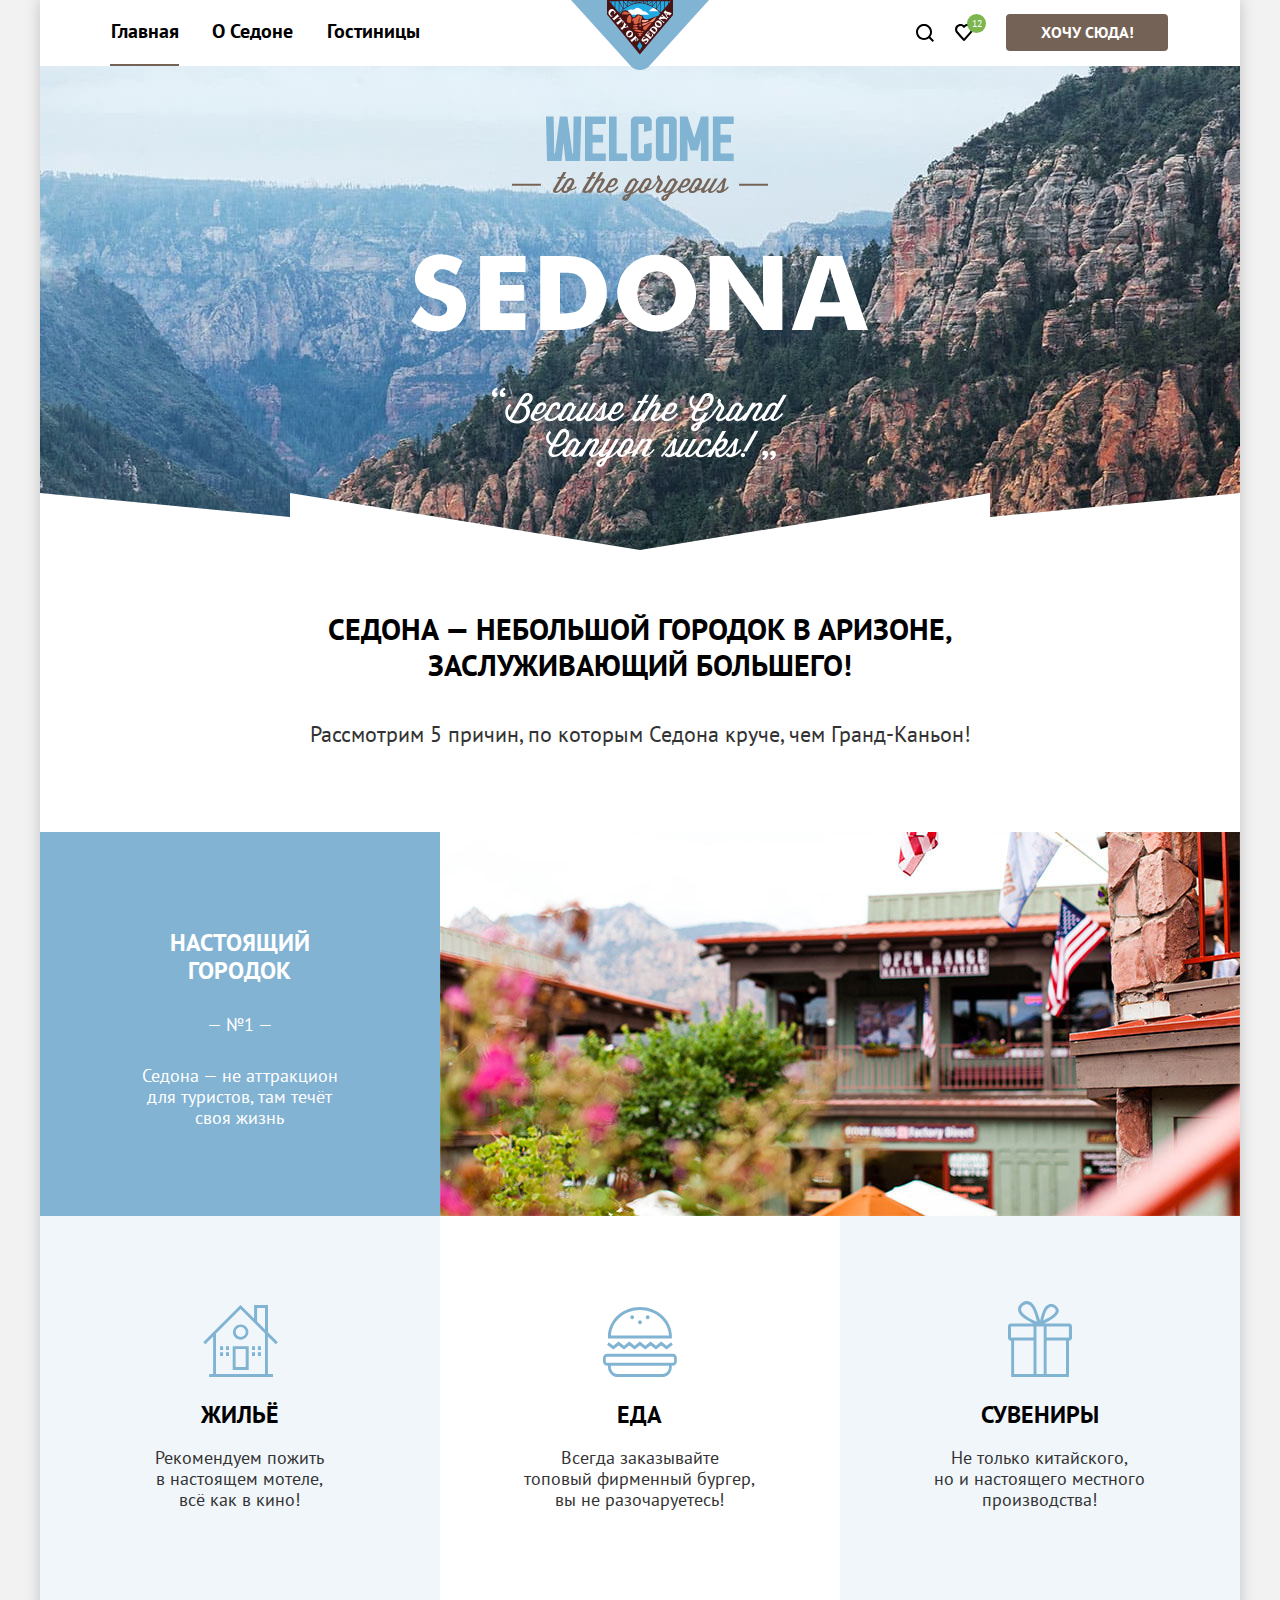
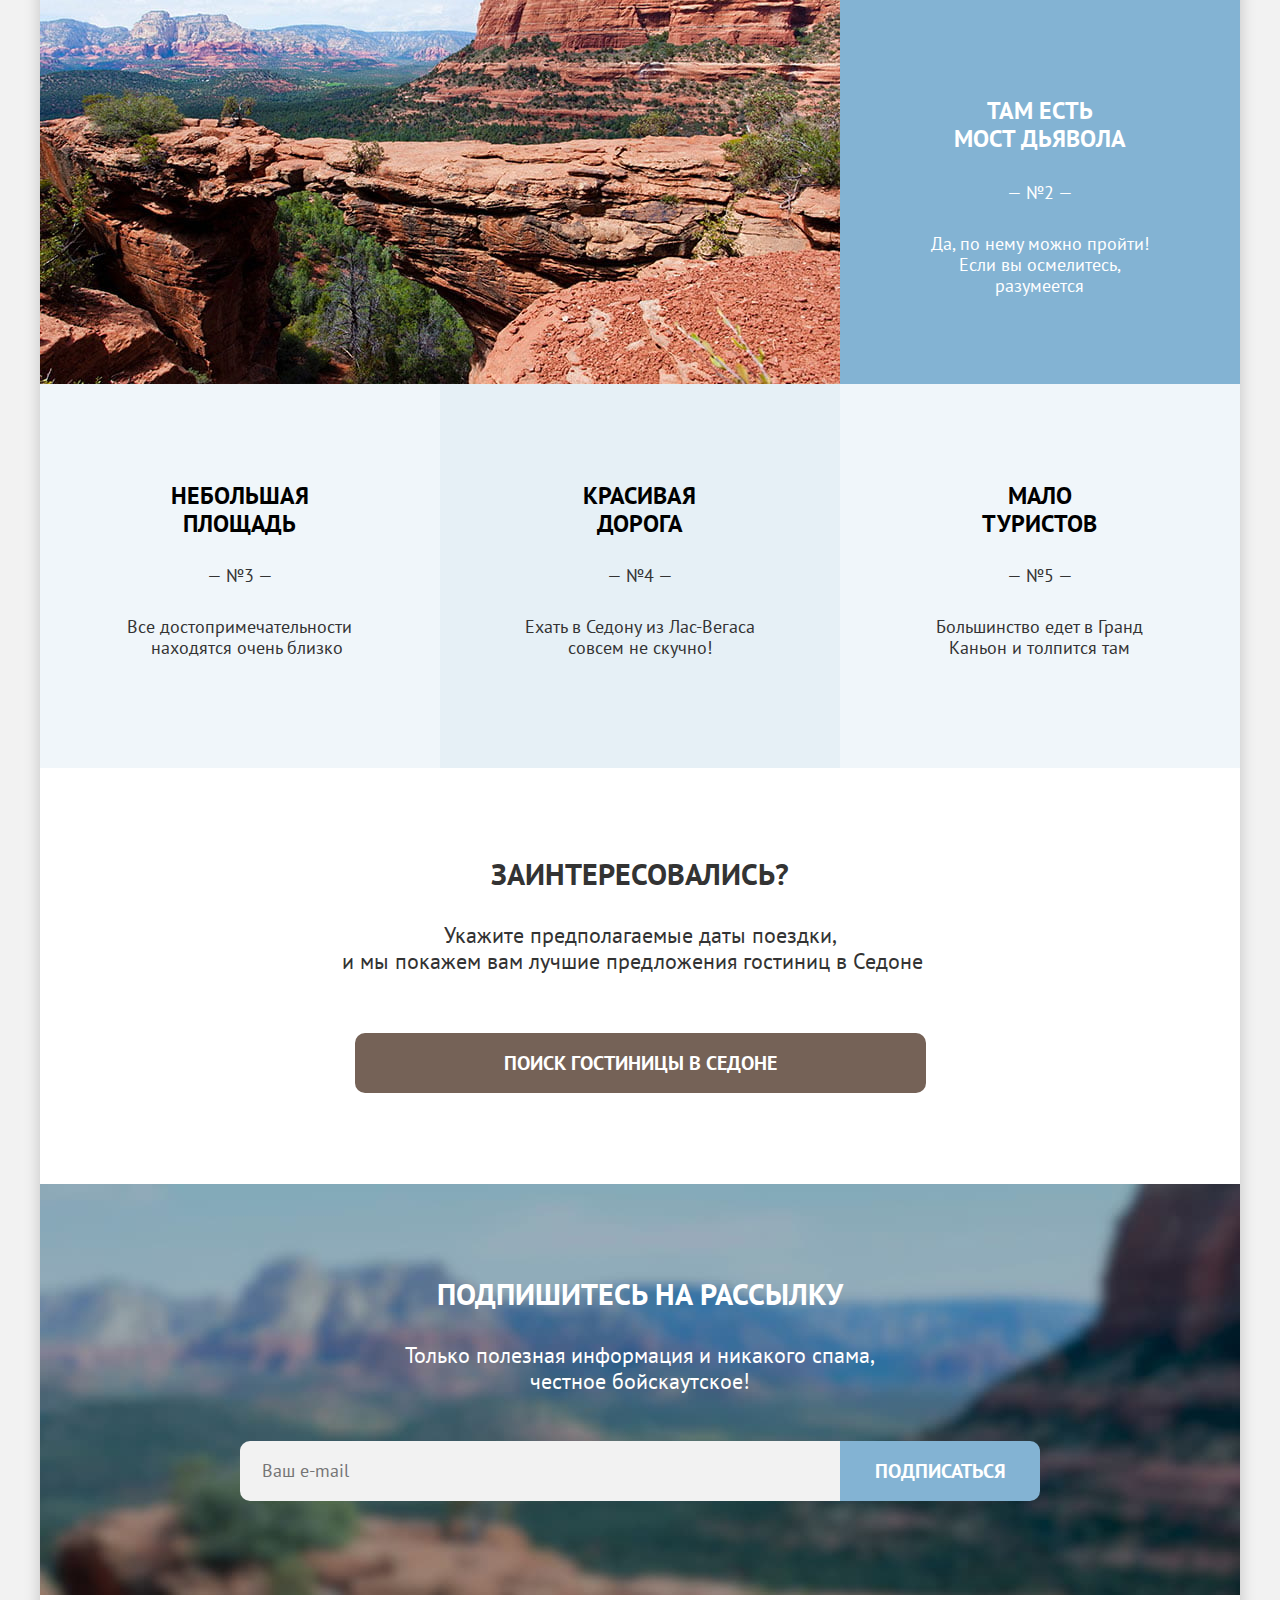
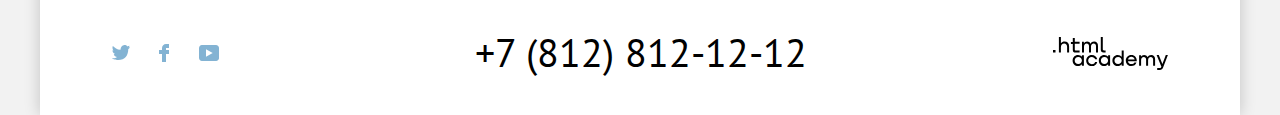
<file: index.html>
<!DOCTYPE html>
<html lang="ru">

  <head>
    <meta charset="utf-8">
    <meta name="viewport" content="width=device-width, initial-scale=1, viewport-fit=cover">
    <title>HTML Academy: Седона - Главная</title>
    <meta name="keywords" content="Седона, путешествие, туризм, туристический городок, Аризона">
    <meta name="description" content="Седона — небольшой городок в Аризоне, заслуживающий большего!">
    <link rel="stylesheet" href="css/styles.css">
    <link rel="icon" href="favicon.ico">
    <link rel="icon" type="image/png" sizes="32x32" href="img/favicon-32.png">
  </head>

  <body class="page-body">
    <!-- Header -->

    <header class="page-header">

      <!-- Main Navigation -->

      <nav class="navigation">
        <ul class="navigation-list">
          <li class="navigation-item">
            <a class="navigation-link page-current page-current-index" title="Вы на главной странице">Главная</a>
          </li>

          <li class="navigation-item">
            <a class="navigation-link" href="#">О Седоне</a>
          </li>

          <li class="navigation-item">
            <a class="navigation-link" href="catalog.html">Гостиницы</a>
          </li>
        </ul>

        <a class="navigation-logo">
          <img src="img/index/header-sedona-logo-small.svg" alt="Малый логотип города Седона." width="138" height="70">
        </a>

        <ul class="navigation-list navigation-user">
          <li class="navigation-item">
            <a class="navigation-link" href="#" title="Поиск по сайту">
              <span class="visually-hidden">Поиск.</span>
              <svg aria-hidden="true" focusable="false" role="img" aria-label="Поиск." width="18" height="18" viewBox="0 0 18 18" xmlns="http://www.w3.org/2000/svg">
                <path
                  d="M18 16.5L14.3 12.8C15.3 11.5 16 9.8 16 7.9C16 3.5 12.4 -0.1 8 -0.1C3.6 -0.1 0 3.6 0 8C0 12.4 3.6 16 8 16C9.8 16 11.5 15.4 12.9 14.3L16.6 18L18 16.5ZM8 14C4.7 14 2 11.3 2 8C2 4.7 4.7 2 8 2C11.3 2 14 4.7 14 8C14 11.3 11.3 14 8 14Z" />
              </svg>
            </a>
          </li>

          <li class="navigation-item favorites-button">
            <a class="navigation-link" href="#" title="Посмотреть избранные гостиницы">
              <span class="visually-hidden">Избранное.</span>
              <svg aria-hidden="true" focusable="false" role="img" aria-label="Избранное." width="18" height="17" viewBox="0 0 18 17" xmlns="http://www.w3.org/2000/svg">
                <path
                  d="M8.9 17C8.6 17 8.3 16.9 8.1 16.6C2.7 10.5 1.4 9.1 1.1 8.7C0.4 7.8 0 6.6 0 5.4C0 2.4 2.4 0 5.5 0C6.8 0 8 0.5 9 1.3C10 0.5 11.3 0 12.5 0C15.5 0 18 2.4 18 5.4C18 6.7 17.5 7.9 16.7 8.8L9.7 16.7C9.5 16.9 9.3 17 8.9 17ZM2.9 7.5C3.2 7.9 6.4 11.5 9 14.4L15.2 7.4C15.7 6.9 15.9 6.2 15.9 5.4C15.9 3.6 14.4 2.1 12.6 2.1C11.6 2.1 10.6 2.6 9.9 3.4C9.6 3.7 9.3 3.8 9 3.8C8.7 3.8 8.4 3.6 8.2 3.4C7.5 2.6 6.5 2.1 5.5 2.1C3.7 2.1 2.2 3.6 2.2 5.4C2.1 6.3 2.5 7 2.9 7.5C2.8 7.5 2.8 7.5 2.9 7.5Z" />
              </svg>
              <div class="favorites-number">
                <span>12</span>
              </div>
            </a>

            <div class="favorites-popover">
              <h2 class="visually-hidden">Корзина.</h2>
              <ul class="favorites-list">
                <li class="favorites-item">
                  <a class="favorites-link" href="#">
                    <img src="img/favorites/favorites-desert-quail-inn.jpg" width="48" height="48" alt="Desert Quail Inn">
                    <div class="favorites-heading-and-subheading">
                      <h3 class="favorites-heading">Desert Quail Inn</h3>
                      <span class="favorites-subheading">Мотель</span>
                    </div>
                  </a>
                  <button class="favorites-delete" type="button">
                    <svg width="16" height="16" aria-hidden="true" focusable="false" role="img" aria-label="Удалить из избранного." viewBox="0 0 16 16" xmlns="http://www.w3.org/2000/svg">
                    <path d="M15.3 2.3H13.1H2.8H0.6C0.3 2.3 0 2.5 0 2.8C0 3.1 0.3 3.4 0.6 3.4H2.3V15.4C2.3 15.7 2.6 16 2.9 16H13.1C13.4 16 13.7 15.7 13.7 15.4V3.4H15.4C15.7 3.4 16 3.1 16 2.8C16 2.5 15.6 2.3 15.3 2.3ZM12.5 14.8H3.4V3.4H12.5V14.8Z"/>
                    <path d="M6.19995 1.2H9.59995C9.89995 1.2 10.2 0.9 10.2 0.6C10.2 0.3 9.99995 0 9.69995 0H6.19995C5.89995 0 5.69995 0.3 5.69995 0.6C5.69995 0.9 5.89995 1.2 6.19995 1.2Z"/>
                    <path d="M6.2001 12C6.5001 12 6.8001 11.7 6.8001 11.4V5.7C6.8001 5.4 6.5001 5.1 6.2001 5.1C5.9001 5.1 5.6001 5.4 5.6001 5.7V11.4C5.7001 11.7 5.9001 12 6.2001 12Z"/>
                    <path d="M9.7001 12C10.0001 12 10.3001 11.7 10.3001 11.4V5.7C10.3001 5.4 10.0001 5.1 9.7001 5.1C9.4001 5.1 9.1001 5.5 9.1001 5.7V11.4C9.1001 11.7 9.3001 12 9.7001 12Z"/>
                    </svg>
                  </button>
                </li>

                <li class="favorites-item">
                  <a class="favorites-link" href="#">
                    <img src="img/favorites/favorites-villas-at-poco-diablo.jpg" width="48" height="48" alt="Villas at Poco Diablo">
                    <div class="favorites-heading-and-subheading">
                      <h3 class="favorites-heading">Villas at Poco Diablo</h3>
                      <span class="favorites-subheading">Апартаменты</span>
                    </div>
                  </a>
                  <button class="favorites-delete" type="button">
                    <svg width="16" height="16" aria-hidden="true" focusable="false" role="img" aria-label="Удалить из избранного." viewBox="0 0 16 16" xmlns="http://www.w3.org/2000/svg">
                    <path d="M15.3 2.3H13.1H2.8H0.6C0.3 2.3 0 2.5 0 2.8C0 3.1 0.3 3.4 0.6 3.4H2.3V15.4C2.3 15.7 2.6 16 2.9 16H13.1C13.4 16 13.7 15.7 13.7 15.4V3.4H15.4C15.7 3.4 16 3.1 16 2.8C16 2.5 15.6 2.3 15.3 2.3ZM12.5 14.8H3.4V3.4H12.5V14.8Z"/>
                    <path d="M6.19995 1.2H9.59995C9.89995 1.2 10.2 0.9 10.2 0.6C10.2 0.3 9.99995 0 9.69995 0H6.19995C5.89995 0 5.69995 0.3 5.69995 0.6C5.69995 0.9 5.89995 1.2 6.19995 1.2Z"/>
                    <path d="M6.2001 12C6.5001 12 6.8001 11.7 6.8001 11.4V5.7C6.8001 5.4 6.5001 5.1 6.2001 5.1C5.9001 5.1 5.6001 5.4 5.6001 5.7V11.4C5.7001 11.7 5.9001 12 6.2001 12Z"/>
                    <path d="M9.7001 12C10.0001 12 10.3001 11.7 10.3001 11.4V5.7C10.3001 5.4 10.0001 5.1 9.7001 5.1C9.4001 5.1 9.1001 5.5 9.1001 5.7V11.4C9.1001 11.7 9.3001 12 9.7001 12Z"/>
                    </svg>
                  </button>
                </li>
              </ul>
            <a href="#" class="all-favorites button-brown">Все избранные</a>
          </div>

          <li class="navigation-item button-header">
            <a class="navigation-link button-brown" href="#">Хочу сюда!</a>
          </li>
        </ul>
      </nav>
    </header>

    <!-- Main -->

    <main class="main-index main-grow">
      <div class="main-width-wrapper">
        <h1 class="visually-hidden">Туристический городок Седона.</h1>

        <div class="index-logo-container">
          <img src="img/index/index-sedona-logo-large.svg" alt="Большой логотип города Седона." width="458" height="352">
        </div>

        <!-- Advantages section-->

        <section class="advantages">
          <h2 class="visually-hidden">Причины посетить Седону.</h2>

          <p class="advantages-heading">Седона — небольшой городок в Аризоне,<br> заслуживающий большего!</p>

          <p class="advantages-subheading">Рассмотрим 5 причин, по которым Седона круче, чем Гранд-Каньон!</p>

          <ol class="advantages-list">
            <li class="advantages-item">
              <div class="item-and-photo-1-wrapper">
                <div class="advantages-item-1-container">
                  <h3 class="advantages-item-heading">Настоящий городок</h3>
                  <span class="advantages-item-number">— №1 —</span>
                  <p class="advantages-item-description">Седона — не аттракцион для туристов, там течёт своя жизнь</p>
                </div>

                <img src="img/index/index-photo-advantages-1.jpg" alt="Фотография города Седона." width="800" height="384">
              </div>

              <ul class="advantages-sublist">
                <li class="advantages-subitem">
                  <h4 class="advantages-subitem-heading">Жильё</h4>
                  <p class="advantages-subitem-description">Рекомендуем пожить<br> в настоящем мотеле, всё как в кино!</p>
                </li>

                <li class="advantages-subitem">
                  <h4 class="advantages-subitem-heading">Еда</h4>
                  <p class="advantages-subitem-description">Всегда заказывайте<br> топовый фирменный бургер, вы не разочаруетесь!</p>
                </li>

                <li class="advantages-subitem">
                  <h4 class="advantages-subitem-heading">Сувениры</h4>
                  <p class="advantages-subitem-description">Не только китайского,<br> но и настоящего местного производства!</p>
                </li>
              </ul>
            </li>

            <li class="advantages-item">
              <div class="item-and-photo-2-wrapper">

                <div class="advantages-item-2-container">
                  <h3 class="advantages-item-heading">Там есть мост дьявола</h3>
                  <span class="advantages-item-number">— №2 —</span>
                  <p class="advantages-item-description">Да, по нему можно пройти! Если вы осмелитесь,<br> разумеется</p>
                </div>

                <img src="img/index/index-photo-advantages-2.jpg" alt="Мост Дьявола." width="800" height="384">
              </div>
            </li>
          </ol>

          <ol class="advantages-list-second-part" start="3">
            <li class="advantages-item">
              <h3 class="advantages-item-heading">Небольшая площадь</h3>
              <span class="advantages-item-number">— №3 —</span>
              <p class="advantages-item-description">Все достопримечательности
                <!-- Ошибка макета, текст смещен влево на 7px, чем нужно, в стилях фикс для PixelPerfect -->
                <span class="pp-fix-mockup-adv-item">находятся очень близко</span>
              </p>
            </li>

            <li class="advantages-item">
              <h3 class="advantages-item-heading">Красивая дорога</h3>
              <span class="advantages-item-number">— №4 —</span>
              <p class="advantages-item-description">Ехать в Седону из Лас-Вегаса совсем не скучно!</p>
            </li>

            <li class="advantages-item">
              <h3 class="advantages-item-heading">Мало туристов</h3>
              <span class="advantages-item-number">— №5 —</span>
              <p class="advantages-item-description">Большинство едет в Гранд Каньон и толпится там</p>
            </li>
          </ol>
        </section>

        <!-- Search For Hotels Section -->

        <section class="search-for-hotels">
          <p class="search-for-hotels-title">Заинтересовались?</p>

          <p class="search-for-hotels-description">Укажите предполагаемые даты поездки,<br>
            <!-- Ошибка макета, текст смещен вправо на 8px, чем нужно, в стилях фикс для PixelPerfect -->
            <span class="pp-fix-mockup-search-hotels">и мы покажем вам лучшие предложения гостиниц в Седоне</span>
          </p>

          <h2 class="search-for-hotels-heading">
            <a class="search-for-hotels-link button-brown" href="#">Поиск гостиницы в Седоне</a>
          </h2>
        </section>

        <!-- Newsletter Section -->

        <section class="newsletter">
          <h2 class="newsletter-heading">Подпишитесь на рассылку</h2>

          <p class="newsletter-description">Только полезная информация и никакого спама, честное бойскаутское!</p>

          <form class="subscribe-form" action="https://echo.htmlacademy.ru/" method="post">
            <p class="newsletter-email-field">
              <input type="email" name="email" placeholder="Ваш e-mail" required>
              <button type="submit" class="button-blue">Подписаться</button>
            </p>
          </form>
          <!-- Состояние ошибки в форме(красный цвет обводка) класс .form-error в стилях -->
        </section>
      </div>
    </main>

    <!-- Footer -->

    <footer class="page-footer">

      <!-- Footer Socials -->

      <section class="footer-social">
        <h2 class="visually-hidden">Контакты.</h2>

        <ul class="footer-socials-list">
          <li class="footer-socials-item">
            <a href="https://twitter.com/htmlacademy_ru">
              <span class="visually-hidden">Твиттер.</span>
              <svg aria-hidden="true" focusable="false" role="img" aria-label="Мы в Твиттере." width="18" height="15" xmlns="http://www.w3.org/2000/svg">
                <path
                  d="M11.6.2c1.8-.5 3.2.3 3.8 1.2.7-.2 1.4-.5 2.1-.7 0 .9-.6 1.5-.9 1.8.7.1 1.4-.6 1.4-.6-.2 1-1.1 1.8-1.7 2C16.1 10.7 13 15.1 5.7 15h-.5c-.4 0-4.4-.5-5.2-1.9 2.4.2 4.1-.4 5-1.2-1-.3-2.9-.4-3.2-2.9.4.1.6.2 1.3.1C1.8 8.3.4 7.5.5 5.3c.3.3 1.1.5 1.4.5C1.1 5.6-.2 2.5.9.9c1.9 1.9 4 3.6 7.6 3.8C8.7 2.3 9.7.8 11.6.2Z" />
              </svg>
            </a>
          </li>
          <li class="footer-socials-item">
            <a href="https://www.facebook.com/htmlacademy">
              <span class="visually-hidden">Фейсбук.</span>
              <svg aria-hidden="true" focusable="false" role="img" aria-label="Мы в Фейсбуке." width="10" height="18" xmlns="http://www.w3.org/2000/svg">
                <path d="M7 0C4.8 0 3 1.8 3 4v2H0v4h3v8h4v-8h3V6H7V4h3V0H7Z" /></svg>
            </a>
          </li>
          <li class="footer-socials-item">
            <a href="https://www.youtube.com/c/HTMLAcademyRUS">
              <span class="visually-hidden">Ютуб.</span>
              <svg aria-hidden="true" focusable="false" width="20" height="16" role="img" aria-label="Мы на Ютубе." viewBox="0 0 20 16" xmlns="http://www.w3.org/2000/svg">
                <path d="M17 0H2.9C1.2 0 0 1.5 0 3.2V12.7C0 14.5 1.2 16 2.9 16H17.2C18.7 16 20.1 14.5 20.1 12.8V3.2C19.9 1.5 18.7 0 17 0ZM7 11.8V4.2L13.7 8L7 11.8Z" />
              </svg>
            </a>
          </li>
        </ul>

        <!-- Phone -->

        <div class="phone-container">
          <address class="phone-number">
            <a href="tel:+78128121212">+7 (812) 812-12-12</a>
          </address>
        </div>

        <!-- HTMLAcademy Copyright -->

        <div class="copyright">
          <span class="visually-hidden">Сделано в.</span>
          <a href="https://htmlacademy.ru/" class="htmlacademy-link">
            <span class="visually-hidden">.html academy.</span>
            <svg aria-hidden="true" focusable="false" width="115" height="34" xmlns="http://www.w3.org/2000/svg" role="img" aria-label="HTML Academy.">
              <path
                d="M0 12.9v2.6h2.5v-2.6H0ZM11.6 4.5c-1.6 0-2.8.7-3.6 1.7h-.1V0h-2v15.5h2v-5.3c0-2.1 1.3-3.6 3.3-3.6 1.8 0 2.9 1.4 2.9 3.2v5.7h2V9.4c.1-3-1.8-4.9-4.5-4.9ZM26.6 4.8h-4.8V1.1h-2v3.8h-1.9v2h1.9v6c0 1.7 1 2.7 2.7 2.7h4.1v-2h-3.7c-.7 0-1.1-.4-1.1-1.1V6.8h4.8v-2ZM41.1 4.6c-1.6 0-2.9.8-3.5 2.1h-.1c-.6-1.2-1.8-2.1-3.4-2.1-1.4 0-2.5.8-3.1 1.8h-.1V4.8H29v10.6h2V10c0-2 1-3.5 2.6-3.5 1.5 0 2.4 1 2.4 2.6v6.3h2V9.8c0-2.4 1.4-3.3 2.6-3.3 1.5 0 2.4 1 2.4 2.6v6.3h2V8.9c.1-2.5-1.4-4.3-3.9-4.3ZM47.8 12.7c0 1.7 1 2.7 2.8 2.7h2v-2h-1.7c-.7 0-1.1-.4-1.1-1.1V0h-2v12.7ZM28.9 19.7c-.9-1.1-2.2-1.8-3.9-1.8-3.1 0-5.4 2.3-5.4 5.6s2.3 5.6 5.4 5.6c1.8 0 3-.8 3.8-1.9h.1v1.6h2V18.2h-2v1.5Zm-3.6 7.4c-2.2 0-3.6-1.6-3.6-3.6s1.4-3.6 3.6-3.6 3.6 1.6 3.6 3.6c0 1.9-1.4 3.6-3.6 3.6ZM44.2 22c-.5-2.4-2.6-4.1-5.4-4.1-3.4 0-5.6 2.5-5.6 5.6 0 3.1 2.2 5.6 5.6 5.6 2.8 0 4.9-1.8 5.4-4.2h-2.1c-.4 1.3-1.7 2.3-3.3 2.3-2.2 0-3.6-1.6-3.6-3.6s1.4-3.6 3.6-3.6c1.6 0 2.8 1 3.3 2.2h2.1V22ZM55.1 19.7c-.9-1.1-2.2-1.8-3.9-1.8-3.1 0-5.4 2.3-5.4 5.6s2.3 5.6 5.4 5.6c1.8 0 3-.8 3.8-1.9h.1v1.6h2V18.2h-2v1.5Zm-3.6 7.4c-2.2 0-3.6-1.6-3.6-3.6s1.4-3.6 3.6-3.6 3.6 1.6 3.6 3.6c0 1.9-1.5 3.6-3.6 3.6ZM68.7 19.8c-.9-1.1-2.2-1.9-3.9-1.9-3.1 0-5.4 2.3-5.4 5.6s2.2 5.6 5.4 5.6c1.7 0 3-.8 3.8-1.8h.1v1.5h2V13.4h-2v6.4Zm-3.6 7.3c-2.2 0-3.6-1.6-3.6-3.6s1.4-3.6 3.6-3.6 3.6 1.6 3.6 3.6c-.1 2-1.5 3.6-3.6 3.6ZM78.3 17.9c-3.3 0-5.5 2.5-5.5 5.6 0 3 2.1 5.6 5.5 5.6 2.5 0 4.5-1.3 5.2-3.6h-2.1c-.5 1-1.6 1.6-3 1.6-1.9 0-3.3-1.3-3.4-2.9h8.8c.2-3.6-2-6.3-5.5-6.3Zm0 1.9c1.7 0 3 1 3.3 2.6h-6.5c.3-1.5 1.5-2.6 3.2-2.6ZM98.2 17.9c-1.6 0-2.9.8-3.6 2h-.1c-.6-1.2-1.8-2-3.4-2-1.4 0-2.5.7-3.1 1.8v-1.5h-1.9v10.6h2v-5.4c0-2 1-3.4 2.6-3.5 1.5 0 2.4 1 2.4 2.6v6.3h2v-5.6c0-2.4 1.4-3.3 2.6-3.3 1.5 0 2.4 1 2.4 2.6v6.3h2v-6.5c.1-2.6-1.4-4.4-3.9-4.4ZM109.4 27l-3.6-8.9h-2.2l4.8 11.6c-.3.9-.7 1.2-1.7 1.2h-2.5v2h2.5c1.8 0 2.8-.8 3.5-2.6l4.7-12.2h-2.1l-3.4 8.9Z" />
            </svg>
          </a>
        </div>
      </section>
    </footer>

<div class="modal-background">
    <div class="modal-container">
      <section class="modal-content">
        <div class="heading-and-button">
          <h2 class="modal-title">Поиск гостиницы в Седоне</h2>

          <button class="modal-close-button" type="button">
            <span class="visually-hidden">Закрыть</span>
            <svg aria-hidden="true" focusable="false" role="img" aria-label="Закрыть модальное окно." width="13" height="13" xmlns="http://www.w3.org/2000/svg">
              <path d="M13 1.2 11.8 0 6.5 5.3 1.2 0 0 1.2l5.3 5.3L0 11.8 1.2 13l5.3-5.3 5.3 5.3 1.2-1.2-5.3-5.3L13 1.2Z" /></svg>
          </button>
        </div>

        <form class="modal-form" action="https://echo.htmlacademy.ru/" method="post">
          <div class="modal-field-group">
            <label class="modal-label" for="arrival-date-field">Дата заезда:</label>
            <input class="modal-field" type="text" name="Arrival date" id="arrival-date-field" value="27 апреля 2020">
            <span class="modal-description modal-error">Мы не можем отправить вас в прошлое.</span>
          </div>

          <div class="modal-field-group">
            <label class="modal-label" for="departure-date-field">Дата выезда:</label>
            <input class="modal-field" type="text" name="Departure date" id="departure-date-field" value="1 сентября 2021">
            <span class="modal-description modal-success">На эти даты есть свободные номера. Пока есть.</span>
          </div>

          <div class="modal-field-group">
            <div class="modal-field-group-small">
              <label class="modal-label" for="grownups-field">Взрослые:</label>

              <div class="input-and-inc-dec-buttons">
                <button type="button" class="decrease-amount">
                  <span class="visually-hidden">Уменьшить количество.</span>
                  <svg aria-hidden="true" focusable="false" role="img" aria-label="Уменьшить количество взрослых." width="16" height="10" fill="#0000004d" xmlns="http://www.w3.org/2000/svg">
                    <path d="M3 9v2h14V9H3Z" /></svg>
                </button>
                <input class="modal-field-small" type="text" name="grownups-amount" id="grownups-field" value="2" inputmode="numeric">
                <button type="button" class="increase-amount">
                  <span class="visually-hidden">Увеличить количество.</span>
                  <svg aria-hidden="true" focusable="false" role="img" aria-label="Увеличить количество взрослых." width="13" height="13" fill="#0000004d" xmlns="http://www.w3.org/2000/svg">
                    <path d="M13 6H7V0H6v6H0v1h6v6h1V7h6V6Z" /></svg>
                </button>
              </div>
            </div>

            <div class="modal-field-group-small">
              <label class="modal-label" for="children-field">Дети:</label>

              <button class="form-tip" type="button">
                <span class="visually-hidden">Подсказка</span>
              </button>

              <p class="form-tip-text">Укажите количество детей, которые будут с вами, возраст которых от 6 до 18 лет. Дети до 6 лет размещаются бесплатно.</p>

              <div class="input-and-inc-dec-buttons">
                <button type="button" class="decrease-amount">
                  <span class="visually-hidden">Уменьшить количество</span>
                  <svg aria-hidden="true" focusable="false" role="img" aria-label="Уменьшить количество детей." width="16" height="10" fill="#0000004d" xmlns="http://www.w3.org/2000/svg">
                    <path d="M3 9v2h14V9H3Z" /></svg>
                </button>
                <input class="modal-field-small" type="text" name="children-amount" id="children-field" value="1" inputmode="numeric">
                <button type="button" class="increase-amount">
                  <span class="visually-hidden">Увеличить количество</span>
                  <svg aria-hidden="true" focusable="false" role="img" aria-label="Увеличить количество детей." width="13" height="13" fill="#0000004d" xmlns="http://www.w3.org/2000/svg">
                    <path d="M13 6H7V0H6v6H0v1h6v6h1V7h6V6Z" /></svg>
                </button>
              </div>
            </div>
          </div>
          <button type="submit" class="modal-submit-button button-blue">Найти</button>
        </form>
      </section>
    </div>
  </div>
  </body>

</html>
</file>
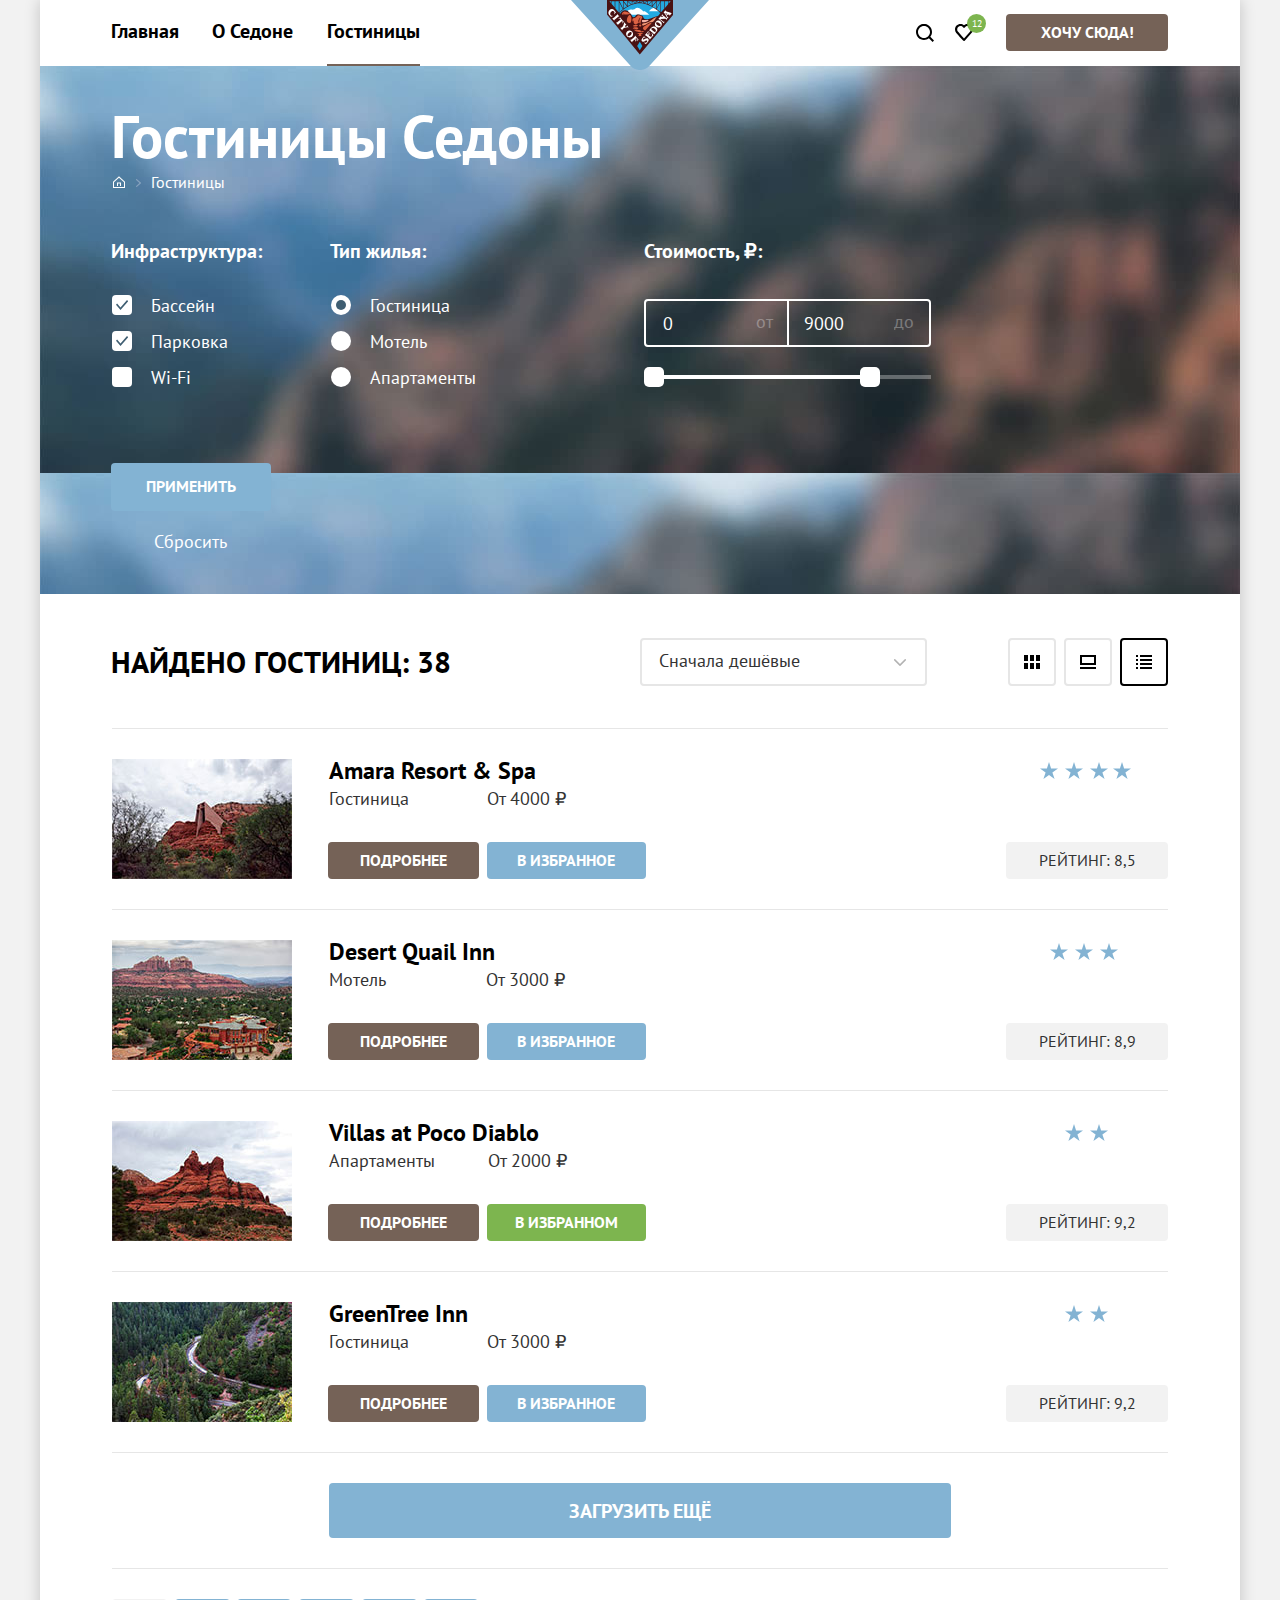
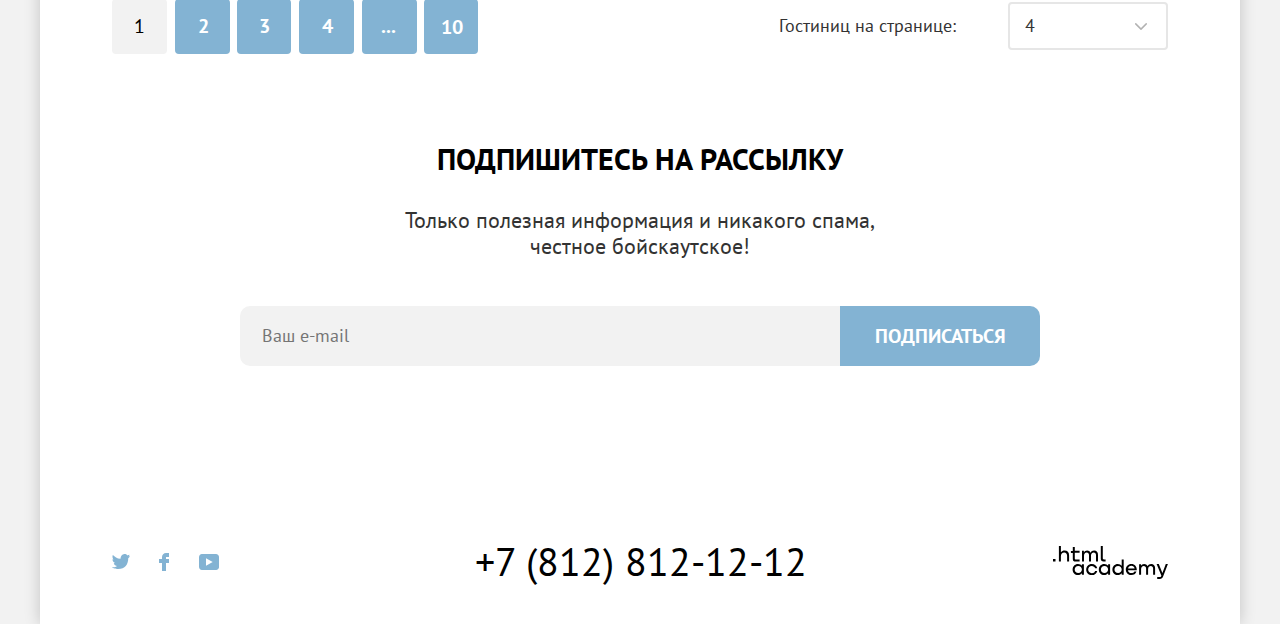
<file: catalog.html>
<!DOCTYPE html>
<html lang="ru">

  <head>
    <meta charset="utf-8">
    <meta name="viewport" content="width=device-width, initial-scale=1, viewport-fit=cover">
    <title>HTML Academy: Седона - Каталог</title>
    <meta name="keywords" content="Седона, путешествие, туризм, туристический городок, Аризона, гостиницы">
    <meta name="description" content="Гостиницы в Седоне">
    <link rel="stylesheet" href="css/styles.css">
    <link rel="icon" href="favicon.ico">
    <link rel="icon" type="image/png" sizes="32x32" href="img/favicon-32.png">
  </head>

  <body class="page-body">
    <!-- Header -->

    <header class="page-header">

      <!-- Main Navigation -->

      <nav class="navigation">
        <ul class="navigation-list navigation-list-catalog">
          <li class="navigation-item">
            <a class="navigation-link" href="index.html">Главная</a>
          </li>

          <li class="navigation-item">
            <a class="navigation-link" href="#">О Седоне</a>
          </li>

          <li class="navigation-item">
            <a class="navigation-link page-current" title="Вы на странице каталога">Гостиницы</a>
          </li>
        </ul>

        <a class="navigation-logo" href="index.html">
          <img src="img/index/header-sedona-logo-small.svg" alt="Малый логотип города Седона." width="138" height="70">
        </a>

        <ul class="navigation-list navigation-user">
          <li class="navigation-item">
            <a class="navigation-link" href="#" title="Поиск по сайту">
              <span class="visually-hidden">Поиск.</span>
              <svg aria-hidden="true" focusable="false" role="img" aria-label="Поиск." width="18" height="18" viewBox="0 0 18 18" xmlns="http://www.w3.org/2000/svg">
                <path
                  d="M18 16.5L14.3 12.8C15.3 11.5 16 9.8 16 7.9C16 3.5 12.4 -0.1 8 -0.1C3.6 -0.1 0 3.6 0 8C0 12.4 3.6 16 8 16C9.8 16 11.5 15.4 12.9 14.3L16.6 18L18 16.5ZM8 14C4.7 14 2 11.3 2 8C2 4.7 4.7 2 8 2C11.3 2 14 4.7 14 8C14 11.3 11.3 14 8 14Z" />
              </svg>
            </a>
          </li>

          <li class="navigation-item favorites-button">
            <a class="navigation-link" href="#" title="Посмотреть избранные гостиницы">
              <span class="visually-hidden">Избранное.</span>
              <svg aria-hidden="true" focusable="false" role="img" aria-label="Избранное." width="18" height="17" viewBox="0 0 18 17" xmlns="http://www.w3.org/2000/svg">
                <path
                  d="M8.9 17C8.6 17 8.3 16.9 8.1 16.6C2.7 10.5 1.4 9.1 1.1 8.7C0.4 7.8 0 6.6 0 5.4C0 2.4 2.4 0 5.5 0C6.8 0 8 0.5 9 1.3C10 0.5 11.3 0 12.5 0C15.5 0 18 2.4 18 5.4C18 6.7 17.5 7.9 16.7 8.8L9.7 16.7C9.5 16.9 9.3 17 8.9 17ZM2.9 7.5C3.2 7.9 6.4 11.5 9 14.4L15.2 7.4C15.7 6.9 15.9 6.2 15.9 5.4C15.9 3.6 14.4 2.1 12.6 2.1C11.6 2.1 10.6 2.6 9.9 3.4C9.6 3.7 9.3 3.8 9 3.8C8.7 3.8 8.4 3.6 8.2 3.4C7.5 2.6 6.5 2.1 5.5 2.1C3.7 2.1 2.2 3.6 2.2 5.4C2.1 6.3 2.5 7 2.9 7.5C2.8 7.5 2.8 7.5 2.9 7.5Z" />
              </svg>
              <div class="favorites-number">
                <span>12</span>
              </div>
            </a>

            <div class="favorites-popover">
              <h2 class="visually-hidden">Корзина.</h2>
              <ul class="favorites-list">
                <li class="favorites-item">
                  <a class="favorites-link" href="#">
                    <img src="img/favorites/favorites-desert-quail-inn.jpg" width="48" height="48" alt="Desert Quail Inn">
                    <div class="favorites-heading-and-subheading">
                      <h3 class="favorites-heading">Desert Quail Inn</h3>
                      <span class="favorites-subheading">Мотель</span>
                    </div>
                  </a>
                  <button class="favorites-delete" type="button">
                    <svg width="16" height="16" aria-hidden="true" focusable="false" role="img" aria-label="Удалить из избранного." viewBox="0 0 16 16" xmlns="http://www.w3.org/2000/svg">
                    <path d="M15.3 2.3H13.1H2.8H0.6C0.3 2.3 0 2.5 0 2.8C0 3.1 0.3 3.4 0.6 3.4H2.3V15.4C2.3 15.7 2.6 16 2.9 16H13.1C13.4 16 13.7 15.7 13.7 15.4V3.4H15.4C15.7 3.4 16 3.1 16 2.8C16 2.5 15.6 2.3 15.3 2.3ZM12.5 14.8H3.4V3.4H12.5V14.8Z"/>
                    <path d="M6.19995 1.2H9.59995C9.89995 1.2 10.2 0.9 10.2 0.6C10.2 0.3 9.99995 0 9.69995 0H6.19995C5.89995 0 5.69995 0.3 5.69995 0.6C5.69995 0.9 5.89995 1.2 6.19995 1.2Z"/>
                    <path d="M6.2001 12C6.5001 12 6.8001 11.7 6.8001 11.4V5.7C6.8001 5.4 6.5001 5.1 6.2001 5.1C5.9001 5.1 5.6001 5.4 5.6001 5.7V11.4C5.7001 11.7 5.9001 12 6.2001 12Z"/>
                    <path d="M9.7001 12C10.0001 12 10.3001 11.7 10.3001 11.4V5.7C10.3001 5.4 10.0001 5.1 9.7001 5.1C9.4001 5.1 9.1001 5.5 9.1001 5.7V11.4C9.1001 11.7 9.3001 12 9.7001 12Z"/>
                    </svg>
                  </button>
                </li>

                <li class="favorites-item">
                  <a class="favorites-link" href="#">
                    <img src="img/favorites/favorites-villas-at-poco-diablo.jpg" width="48" height="48" alt="Villas at Poco Diablo">
                    <div class="favorites-heading-and-subheading">
                      <h3 class="favorites-heading">Villas at Poco Diablo</h3>
                      <span class="favorites-subheading">Апартаменты</span>
                    </div>
                  </a>
                  <button class="favorites-delete" type="button">
                    <svg width="16" height="16" aria-hidden="true" focusable="false" role="img" aria-label="Удалить из избранного." viewBox="0 0 16 16" xmlns="http://www.w3.org/2000/svg">
                    <path d="M15.3 2.3H13.1H2.8H0.6C0.3 2.3 0 2.5 0 2.8C0 3.1 0.3 3.4 0.6 3.4H2.3V15.4C2.3 15.7 2.6 16 2.9 16H13.1C13.4 16 13.7 15.7 13.7 15.4V3.4H15.4C15.7 3.4 16 3.1 16 2.8C16 2.5 15.6 2.3 15.3 2.3ZM12.5 14.8H3.4V3.4H12.5V14.8Z"/>
                    <path d="M6.19995 1.2H9.59995C9.89995 1.2 10.2 0.9 10.2 0.6C10.2 0.3 9.99995 0 9.69995 0H6.19995C5.89995 0 5.69995 0.3 5.69995 0.6C5.69995 0.9 5.89995 1.2 6.19995 1.2Z"/>
                    <path d="M6.2001 12C6.5001 12 6.8001 11.7 6.8001 11.4V5.7C6.8001 5.4 6.5001 5.1 6.2001 5.1C5.9001 5.1 5.6001 5.4 5.6001 5.7V11.4C5.7001 11.7 5.9001 12 6.2001 12Z"/>
                    <path d="M9.7001 12C10.0001 12 10.3001 11.7 10.3001 11.4V5.7C10.3001 5.4 10.0001 5.1 9.7001 5.1C9.4001 5.1 9.1001 5.5 9.1001 5.7V11.4C9.1001 11.7 9.3001 12 9.7001 12Z"/>
                    </svg>
                  </button>
                </li>
              </ul>
            <a href="#" class="all-favorites button-brown">Все избранные</a>
          </div>

          <li class="navigation-item button-header">
            <a class="navigation-link button-brown" href="#">Хочу сюда!</a>
          </li>
        </ul>
      </nav>
    </header>

    <!-- Catalog Main -->

    <main class="main-catalog main-grow">
      <div class="main-width-wrapper">
        <header class="main-catalog-header">
          <h1 class="catalog-title">Гостиницы Седоны</h1>

          <ul class="breadcrumbs">
            <li class="breadcrumbs-item">
              <a class="breadcrumbs-link" href="index.html">
                <span class="visually-hidden">Главная.</span>
                <svg aria-hidden="true" focusable="false" role="img" aria-label="На главную страницу." width="12" height="12" xmlns="http://www.w3.org/2000/svg">
                  <path d="M6 .3 0 5.8V12h12V5.8L6 .3ZM11 11H1V6.2l5-4.5 5 4.5V11Z" />
                  <path d="M4 10h1V7.5h2V10h1V6.5H4V10Z" /></svg>
              </a>
            </li>

            <li class="breadcrumbs-item">
              <a class="breadcrumbs-link" title="Вы на странице каталога">
                <span>Гостиницы</span>
              </a>
            </li>
          </ul>

          <!-- Filters -->

          <section class="catalog-filter">
            <h2 class="visually-hidden">Сортировка.</h2>

            <form class="filters-form" action="https://echo.htmlacademy.ru/" method="get">
              <div class="catalog-filter-group">
                <h3 class="catalog-filter-title">Инфраструктура:</h3>

                <ul class="catalog-filter-list">
                  <li class="catalog-filter-item">
                    <label class="control">
                      <input class="visually-hidden control-input" type="checkbox" name="Swimming pool" checked>
                      <span class="control-mark"></span>
                      <span class="control-label">Бассейн</span>
                    </label>
                  </li>

                  <li class="catalog-filter-item">
                    <label class="control">
                      <input class="visually-hidden control-input" type="checkbox" name="Parking lot" checked>
                      <span class="control-mark"></span>
                      <span class="control-label">Парковка</span>
                    </label>
                  </li>

                  <li class="catalog-filter-item">
                    <label class="control">
                      <input class="visually-hidden control-input" type="checkbox" name="Wi-Fi">
                      <span class="control-mark"></span>
                      <span class="control-label">Wi-Fi</span>
                    </label>
                  </li>
                </ul>
              </div>

              <div class="catalog-filter-group">
                <h3 class="catalog-filter-title">Тип жилья:</h3>

                <ul class="catalog-filter-list">
                  <li class="catalog-filter-item">
                    <label class="control">
                      <input class="visually-hidden control-input" type="radio" name="Type of lodging" value="Hotel" checked>
                      <span class="control-mark"></span>
                      <span class="control-label">Гостиница</span>
                    </label>
                  </li>

                  <li class="catalog-filter-item">
                    <label class="control">
                      <input class="visually-hidden control-input" type="radio" name="Type of lodging" value="Motel">
                      <span class="control-mark"></span>
                      <span class="control-label">Мотель</span>
                    </label>
                  </li>

                  <li class="catalog-filter-item">
                    <label class="control">
                      <input class="visually-hidden control-input" type="radio" name="Type of lodging" value="Apartments">
                      <span class="control-mark"></span>
                      <span class="control-label">Апартаменты</span>
                    </label>
                  </li>
                </ul>
              </div>

              <div class="catalog-filter-group price-group">
                <h3 class="catalog-filter-title">Стоимость, ₽:</h3>

                <p class="price-field">
                  <label class="catalog-filter-label">
                    <input class="catalog-filter-input" type="text" name="min-price" value="0" inputmode="numeric">
                    <span class="price-label">от</span>
                  </label>

                  <label class="catalog-filter-label">
                    <input class="catalog-filter-input" type="text" name="max-price" value="9000" inputmode="numeric">
                    <span class="price-label">до</span>
                  </label>
                </p>

                <div class="buttons-price">
                  <div class="buttons-price-range">
                  </div>

                  <div class="buttons-price-range-active">
                  </div>

                  <button class="range-toggle toggle-min" type="button">
                    <span class="visually-hidden">Изменить минимальную цену.</span>
                  </button>

                  <button class="range-toggle toggle-max" type="button">
                    <span class="visually-hidden">Изменить максимальную цену.</span>
                  </button>
                </div>
              </div>

              <div class="buttons-form">
                <button class="button-blue button-submit-catalog-form" type="submit">Применить</button>
                <button class="button-reset" type="reset">Сбросить</button>
              </div>
            </form>
          </section>
        </header>

        <div class="amount-of-hotels-and-sorting-type">
          <div class="amount-of-hotels">
            <p>Найдено гостиниц: 38</p>
          </div>

          <!-- Sorting -->

          <div class="sorting-type-container">
            <form class="sorting-type" action="https://echo.htmlacademy.ru/" method="get">
              <label class="visually-hidden" for="sorting-field">Сортировка.</label>
              <select class="select-control" id="sorting-field" name="sorting">
                <option value="popular">Сначала популярные</option>
                <option value="cheap" selected>Сначала дешёвые</option>
                <option value="expensive">Сначала дорогие</option>
              </select>
              <svg class="select-control-mark" role="img" aria-label="Сортировка гостиниц." width="12" height="7" xmlns="http://www.w3.org/2000/svg">
                <path fill-rule="evenodd" clip-rule="evenodd" d="M4.2197 7.3447a.75.75 0 0 1 1.0606 0L10 12.0643l4.7197-4.7196a.75.75 0 0 1 1.0606 1.0607l-5.25 5.2499a.75.75 0 0 1-1.0606 0l-5.25-5.25a.75.75 0 0 1 0-1.0606Z" /></svg>
            </form>
          </div>

          <div class="grid-view">
            <ul class="grid-view-list">
              <li class="grid-view-item">
                <a class="grid-view-button" href="#">
                  <span class="visually-hidden">Показать карточки.</span>
                </a>
              </li>

              <li class="grid-view-item">
                <a class="grid-view-button" href="#">
                  <span class="visually-hidden">Показать слайдшоу.</span>
                </a>
              </li>

              <li class="grid-view-item grid-view-item-selected">
                <a class="grid-view-button" href="#">
                  <span class="visually-hidden">Показать список.</span>
                </a>
              </li>
            </ul>
          </div>
        </div>

        <!-- Hotels List -->

        <section class="hotels-list-section">
          <h2 class="visually-hidden">Список гостиниц.</h2>

          <ul class="hotels-list">
            <li class="hotel-item">
              <div class="hotel-title-and-description">
                <h3 class="hotel-title">
                  <a class="hotel-title-link" href="#">Amara Resort & Spa</a>
                </h3>
                <p class="hotel-info">
                  <span class="lodging-type">Гостиница</span>
                  <span class="hotel-item-price">От 4000 ₽</span>
                </p>
                <div class="buttons-hotels-list-wrapper">
                  <a class="button-brown button-hotels-list" href="#">Подробнее</a>
                  <button class="button-blue button-hotels-list" type="button">В избранное</button>
                </div>
              </div>

              <a class="hotel-item-image" href="#">
                <img src="img/catalog/catalog-amara-resort-and-spa.jpg" alt="Гостиница Amara Resort & Spa." width="180" height="120">
              </a>

              <div class="rating">
                <ul class="star-rating-list" aria-label="4 звезды.">
                  <li class="star-rating"></li>
                  <li class="star-rating"></li>
                  <li class="star-rating"></li>
                  <li class="star-rating"></li>
                </ul>

                <span class="text-rating">Рейтинг: 8,5</span>
              </div>
            </li>

            <li class="hotel-item">
              <div class="hotel-title-and-description">
                <h3 class="hotel-title">
                  <a class="hotel-title-link" href="#">Desert Quail Inn</a>
                </h3>
                <p class="hotel-info">
                  <span class="lodging-type">Мотель</span>
                  <span class="hotel-item-price">От 3000 ₽</span>
                </p>
                <div class="buttons-hotels-list-wrapper">
                  <a class="button-brown button-hotels-list" href="#">Подробнее</a>
                  <button class="button-blue button-hotels-list" type="button">В избранное</button>
                </div>
              </div>

              <a class="hotel-item-image" href="#">
                <img src="img/catalog/catalog-desert-quail-inn.jpg" alt="Мотель Desert Quail Inn." width="180" height="120">
              </a>

              <div class="rating">
                <ul class="star-rating-list" aria-label="3 звезды.">
                  <li class="star-rating"></li>
                  <li class="star-rating"></li>
                  <li class="star-rating"></li>
                </ul>

                <span class="text-rating">Рейтинг: 8,9</span>
              </div>
            </li>

            <li class="hotel-item">
              <div class="hotel-title-and-description">
                <h3 class="hotel-title">
                  <a class="hotel-title-link" href="#">Villas at Poco Diablo</a>
                </h3>
                <p class="hotel-info">
                  <span class="lodging-type">Апартаменты</span>
                  <span class="hotel-item-price">От 2000 ₽</span>
                </p>
                <div class="buttons-hotels-list-wrapper">
                  <a class="button-brown button-hotels-list" href="#">Подробнее</a>
                  <button class="button-green button-hotels-list" type="button">В избранном</button>
                </div>
              </div>

              <a class="hotel-item-image" href="#">
                <img src="img/catalog/catalog-villas-at-poco-diablo.jpg" alt="Апартаменты Villas at Poco Diablo." width="180" height="120">
              </a>

              <div class="rating">
                <ul class="star-rating-list" aria-label="2 звезды.">
                  <li class="star-rating"></li>
                  <li class="star-rating"></li>
                </ul>

                <span class="text-rating">Рейтинг: 9,2</span>
              </div>
            </li>

            <li class="hotel-item">
              <div class="hotel-title-and-description">
                <h3 class="hotel-title">
                  <a class="hotel-title-link" href="#">GreenTree Inn</a>
                </h3>
                <p class="hotel-info">
                  <span class="lodging-type">Гостиница</span>
                  <span class="hotel-item-price">От 3000 ₽</span>
                </p>
                <div class="buttons-hotels-list-wrapper">
                  <a class="button-brown button-hotels-list" href="#">Подробнее</a>
                  <button class="button-blue button-hotels-list" type="button">В избранное</button>
                </div>
              </div>

              <a class="hotel-item-image" href="#">
                <img src="img/catalog/catalog-greentree-inn.jpg" alt="Гостиница GreenTree Inn." width="180" height="120">
              </a>

              <div class="rating">
                <ul class="star-rating-list" aria-label="2 звезды.">
                  <li class="star-rating"></li>
                  <li class="star-rating"></li>
                </ul>

                <span class="text-rating">Рейтинг: 9,2</span>
              </div>
            </li>
          </ul>

          <div class="load-more-wrapper">
            <a class="button-blue button-load-more" href="#">Загрузить ещё</a>
          </div>
        </section>

        <!-- Catalog Pagination -->

        <section class="pagination">
          <h2 class="visually-hidden">Список страниц.</h2>
          <ul class="pagination-list">

            <li class="pagination-item">
              <a class="pagination-link pagination-current" title="Вы на первой странице">1</a>
            </li>

            <li class="pagination-item">
              <a class="button-blue pagination-link" href="#">2</a>
            </li>

            <li class="pagination-item">
              <a class="button-blue pagination-link" href="#">3</a>
            </li>

            <li class="pagination-item">
              <a class="button-blue pagination-link" href="#">4</a>
            </li>

            <li class="pagination-item">
              <a class="button-blue pagination-link" href="#">...</a>
            </li>

            <li class="pagination-item">
              <a class="button-blue pagination-link" href="#">
                <!-- Уникальный спан для PixelPerfect -->
                <span>10</span>
              </a>
            </li>
          </ul>

          <form class="items-on-page-form" action="https://echo.htmlacademy.ru/" method="get">
            <label>
              <span class="items-on-page-text">Гостиниц на странице:</span>

              <select class="select-control items-on-page-input" name="items-on-page">
                <option value="4" selected>4</option>
              </select>
            </label>

            <svg class="select-control-mark" role="img" aria-label="Выбрать количество гостиниц на странице." width="12" height="7" xmlns="http://www.w3.org/2000/svg">
              <path fill-rule="evenodd" clip-rule="evenodd" d="M4.2197 7.3447a.75.75 0 0 1 1.0606 0L10 12.0643l4.7197-4.7196a.75.75 0 0 1 1.0606 1.0607l-5.25 5.2499a.75.75 0 0 1-1.0606 0l-5.25-5.25a.75.75 0 0 1 0-1.0606Z" /></svg>
          </form>
        </section>

        <!-- Newsletter Section -->

        <section class="newsletter newsletter-catalog">
          <h2 class="newsletter-heading">Подпишитесь на рассылку</h2>

          <p class="newsletter-description newsletter-description-catalog">Только полезная информация и никакого спама, честное бойскаутское!</p>

          <form class="subscribe-form" action="https://echo.htmlacademy.ru/" method="post">
            <p class="newsletter-email-field">
              <input type="email" name="email" placeholder="Ваш e-mail" required>
              <button type="submit" class="button-blue">Подписаться</button>
            </p>
          </form>
          <!-- Состояние ошибки в форме(красный цвет обводка) класс .form-error в стилях -->
        </section>
      </div>
    </main>

    <!-- Footer -->

    <footer class="page-footer">

      <!-- Footer Socials -->

      <section class="footer-social">
        <h2 class="visually-hidden">Контакты.</h2>

        <div class="socials-container">
          <ul class="footer-socials-list">
            <li class="footer-socials-item">
              <a href="https://twitter.com/htmlacademy_ru">
                <span class="visually-hidden">Твиттер.</span>
                <svg aria-hidden="true" focusable="false" role="img" aria-label="Мы в Твиттере." width="18" height="15" xmlns="http://www.w3.org/2000/svg">
                  <path
                    d="M11.6.2c1.8-.5 3.2.3 3.8 1.2.7-.2 1.4-.5 2.1-.7 0 .9-.6 1.5-.9 1.8.7.1 1.4-.6 1.4-.6-.2 1-1.1 1.8-1.7 2C16.1 10.7 13 15.1 5.7 15h-.5c-.4 0-4.4-.5-5.2-1.9 2.4.2 4.1-.4 5-1.2-1-.3-2.9-.4-3.2-2.9.4.1.6.2 1.3.1C1.8 8.3.4 7.5.5 5.3c.3.3 1.1.5 1.4.5C1.1 5.6-.2 2.5.9.9c1.9 1.9 4 3.6 7.6 3.8C8.7 2.3 9.7.8 11.6.2Z" />
                </svg>
              </a>
            </li>
            <li class="footer-socials-item">
              <a href="https://www.facebook.com/htmlacademy">
                <span class="visually-hidden">Фейсбук.</span>
                <svg aria-hidden="true" focusable="false" role="img" aria-label="Мы в Фейсбуке." width="10" height="18" xmlns="http://www.w3.org/2000/svg">
                  <path d="M7 0C4.8 0 3 1.8 3 4v2H0v4h3v8h4v-8h3V6H7V4h3V0H7Z" /></svg>
              </a>
            </li>
            <li class="footer-socials-item">
              <a href="https://www.youtube.com/c/HTMLAcademyRUS">
                <span class="visually-hidden">Ютуб.</span>
                <svg aria-hidden="true" focusable="false" role="img" aria-label="Мы на Ютубе." width="20" height="16" viewBox="0 0 20 16" xmlns="http://www.w3.org/2000/svg">
                  <path d="M17 0H2.9C1.2 0 0 1.5 0 3.2V12.7C0 14.5 1.2 16 2.9 16H17.2C18.7 16 20.1 14.5 20.1 12.8V3.2C19.9 1.5 18.7 0 17 0ZM7 11.8V4.2L13.7 8L7 11.8Z" />
                </svg>
              </a>
            </li>
          </ul>
        </div>

        <!-- Phone -->

        <div class="phone-container">
          <address class="phone-number">
            <a href="tel:+78128121212">+7 (812) 812-12-12</a>
          </address>
        </div>

        <!-- HTMLAcademy Copyright -->

        <div class="copyright">
          <span class="visually-hidden">Сделано в.</span>
          <a href="https://htmlacademy.ru/" class="htmlacademy-link">
            <span class="visually-hidden">.html academy.</span>
            <svg aria-hidden="true" focusable="false" width="115" height="34" xmlns="http://www.w3.org/2000/svg" role="img" aria-label="HTML Academy.">
              <path
                d="M0 12.9v2.6h2.5v-2.6H0ZM11.6 4.5c-1.6 0-2.8.7-3.6 1.7h-.1V0h-2v15.5h2v-5.3c0-2.1 1.3-3.6 3.3-3.6 1.8 0 2.9 1.4 2.9 3.2v5.7h2V9.4c.1-3-1.8-4.9-4.5-4.9ZM26.6 4.8h-4.8V1.1h-2v3.8h-1.9v2h1.9v6c0 1.7 1 2.7 2.7 2.7h4.1v-2h-3.7c-.7 0-1.1-.4-1.1-1.1V6.8h4.8v-2ZM41.1 4.6c-1.6 0-2.9.8-3.5 2.1h-.1c-.6-1.2-1.8-2.1-3.4-2.1-1.4 0-2.5.8-3.1 1.8h-.1V4.8H29v10.6h2V10c0-2 1-3.5 2.6-3.5 1.5 0 2.4 1 2.4 2.6v6.3h2V9.8c0-2.4 1.4-3.3 2.6-3.3 1.5 0 2.4 1 2.4 2.6v6.3h2V8.9c.1-2.5-1.4-4.3-3.9-4.3ZM47.8 12.7c0 1.7 1 2.7 2.8 2.7h2v-2h-1.7c-.7 0-1.1-.4-1.1-1.1V0h-2v12.7ZM28.9 19.7c-.9-1.1-2.2-1.8-3.9-1.8-3.1 0-5.4 2.3-5.4 5.6s2.3 5.6 5.4 5.6c1.8 0 3-.8 3.8-1.9h.1v1.6h2V18.2h-2v1.5Zm-3.6 7.4c-2.2 0-3.6-1.6-3.6-3.6s1.4-3.6 3.6-3.6 3.6 1.6 3.6 3.6c0 1.9-1.4 3.6-3.6 3.6ZM44.2 22c-.5-2.4-2.6-4.1-5.4-4.1-3.4 0-5.6 2.5-5.6 5.6 0 3.1 2.2 5.6 5.6 5.6 2.8 0 4.9-1.8 5.4-4.2h-2.1c-.4 1.3-1.7 2.3-3.3 2.3-2.2 0-3.6-1.6-3.6-3.6s1.4-3.6 3.6-3.6c1.6 0 2.8 1 3.3 2.2h2.1V22ZM55.1 19.7c-.9-1.1-2.2-1.8-3.9-1.8-3.1 0-5.4 2.3-5.4 5.6s2.3 5.6 5.4 5.6c1.8 0 3-.8 3.8-1.9h.1v1.6h2V18.2h-2v1.5Zm-3.6 7.4c-2.2 0-3.6-1.6-3.6-3.6s1.4-3.6 3.6-3.6 3.6 1.6 3.6 3.6c0 1.9-1.5 3.6-3.6 3.6ZM68.7 19.8c-.9-1.1-2.2-1.9-3.9-1.9-3.1 0-5.4 2.3-5.4 5.6s2.2 5.6 5.4 5.6c1.7 0 3-.8 3.8-1.8h.1v1.5h2V13.4h-2v6.4Zm-3.6 7.3c-2.2 0-3.6-1.6-3.6-3.6s1.4-3.6 3.6-3.6 3.6 1.6 3.6 3.6c-.1 2-1.5 3.6-3.6 3.6ZM78.3 17.9c-3.3 0-5.5 2.5-5.5 5.6 0 3 2.1 5.6 5.5 5.6 2.5 0 4.5-1.3 5.2-3.6h-2.1c-.5 1-1.6 1.6-3 1.6-1.9 0-3.3-1.3-3.4-2.9h8.8c.2-3.6-2-6.3-5.5-6.3Zm0 1.9c1.7 0 3 1 3.3 2.6h-6.5c.3-1.5 1.5-2.6 3.2-2.6ZM98.2 17.9c-1.6 0-2.9.8-3.6 2h-.1c-.6-1.2-1.8-2-3.4-2-1.4 0-2.5.7-3.1 1.8v-1.5h-1.9v10.6h2v-5.4c0-2 1-3.4 2.6-3.5 1.5 0 2.4 1 2.4 2.6v6.3h2v-5.6c0-2.4 1.4-3.3 2.6-3.3 1.5 0 2.4 1 2.4 2.6v6.3h2v-6.5c.1-2.6-1.4-4.4-3.9-4.4ZM109.4 27l-3.6-8.9h-2.2l4.8 11.6c-.3.9-.7 1.2-1.7 1.2h-2.5v2h2.5c1.8 0 2.8-.8 3.5-2.6l4.7-12.2h-2.1l-3.4 8.9Z" />
              </svg>
          </a>
        </div>
      </section>
    </footer>
  </body>

</html>
</file>
<file: css/styles.css>
@font-face {
  font-family: "PT Sans";
  font-style: normal;
  font-weight: 400;
  src: url("../fonts/ptsans-400.woff2");
  font-display: swap;
}

@font-face {
  font-family: "PT Sans";
  font-style: normal;
  font-weight: 700;
  src: url("../fonts/ptsans-700.woff2");
  font-display: swap;
}

/* Fixes */
*,
*::before,
*::after {
  box-sizing: border-box;
}

img {
  max-width: 100%;
  object-fit: contain;
}

.visually-hidden {
  position: absolute;
  width: 1px;
  height: 1px;
  margin: -1px;
  padding: 0;
  border: 0;
  clip: rect(0 0 0 0);
  overflow: hidden;
}

/* Ошибки макета с расположением текста по горизонтали,
   исправления для PixelPerfect, при надобности отключить */
.pp-fix-mockup-adv-item {
  position: relative;
  left: 7px;
}

.pp-fix-mockup-search-hotels {
  position: relative;
  right: 8px;
}

/* Buttons */
.button-brown,
.button-blue,
.button-green {
  font-family: "PT Sans", sans-serif;
  font-style: normal;
  font-weight: 700;
  color: #ffffff;
  border-style: none;
  text-transform: uppercase;
  text-decoration: none;
  text-align: center;
  cursor: pointer;
}

.button-brown {
  background-color: #756257;
}

.button-brown:hover {
  background-color: #615048;
}

.button-brown:focus {
  background-color: #615048;
  outline: 3px solid #83b3d3;
  border-radius: 4px;
}

.button-brown:active,
.navigation-link.button-brown:active {
  color: #ffffff4d;
}

.button-blue {
  background-color: #83b3d3;
}

.button-blue:hover {
  background-color: #68a2ca;
}

.button-blue:focus {
  background-color: #68a2ca;
  outline: 3px solid #756257;
}

.button-blue:active {
  background-color: #68a2ca;
  color: #ffffff4d;
}

.button-green {
  background-color: #7db54f;
}

.button-green:hover {
  background-color: #6c9e42;
}

.button-green:focus {
  outline: 3px solid #756257;
  background-color: #6c9e42;
}

.button-green:active {
  background-color: #6c9e42;
  color: #ffffff4d;
}

/* Pages */
html {
  height: 100%;
}

.page-body {
  width: 1200px;
  margin: 0 auto;
  display: flex;
  flex-direction: column;
  align-items: center;
  min-height: 100%;
  font-family: "PT Sans", sans-serif;
  font-style: normal;
  font-weight: 400;
  font-size: 18px;
  line-height: 21px;
  background-color: #f2f2f2;
  color: #333333;
  box-shadow: 0 0 15px rgba(0, 0, 0, 0.2);
}

.page-header,
.main-index,
.main-catalog,
.page-footer {
  margin: 0 auto;
  background-color: #ffffff;
}

/* Header */
.page-header {
  width: 1200px;
  min-height: 65px;
  padding: 0 72px 0 70px;
  color: #000000;
  z-index: 1;
  position: relative;
}

.navigation {
  margin: 0 auto;
  width: 1060px;
  display: flex;
}

.navigation-list {
  max-width: 501px;
  margin: 0;
  padding: 0;
  display: flex;
  flex-wrap: wrap;
  list-style: none;
}

/* PixelPerfect */
.navigation-list-catalog {
  padding-left: 1px;
}

.navigation-item {
  margin-right: 33px;
}

.navigation-item:last-child {
  margin-left: 1px;
  margin-right: 0;
}

.navigation-link {
  display: block;
  padding: 18px 0;
  font-size: 20px;
  line-height: 26px;
  font-weight: 700;
  text-align: center;
  color: #000000;
  text-decoration: none;
}

.navigation-link:hover {
  color: #756257;
  fill: #756257;
}

.navigation-link:focus {
  color: #756257;
  fill: #756257;
  outline: 3px solid #83b3d3;
  border-radius: 10px;
}

.navigation-link:active {
  color: #7562574d;
  fill: #7562574d;
}

.page-current {
  padding-bottom: 20px;
  border-bottom: 2px solid #756257;
  cursor: default;
}

/* PixelPerfect */
.page-current-index {
  padding-left: 1px;
}

.page-current:only-child:hover {
  color: #000000;
}

.navigation-logo {
  position: absolute;
  width: 138px;
  left: 50%;
  transform: translateX(-50%);
  outline: none;
}

.navigation-logo:focus {
  outline: 3px solid #756257;
  border-radius: 3px;
  border-bottom-right-radius: 100%;
  border-bottom-left-radius: 100%;
}

.navigation-user {
  max-width: 450px;
  margin-left: auto;
  justify-content: flex-end;
}

.navigation-user .navigation-item:not(.button-header) {
  margin-right: 5px;
}

.navigation-user .favorites-button {
  margin-top: -1px;
}

.navigation-user .navigation-link {
  position: relative;
  padding: 22px 8px 18px 8px;
}

.favorites-number {
  position: absolute;
  top: 15px;
  right: -5px;
  width: 19px;
  height: 19px;
  padding-top: 0.4px;
  display: flex;
  border-radius: 50%;
  background-color: #7db54f;
}

.favorites-number span {
  display: block;
  max-width: 18px;
  max-height: 18px;
  overflow: hidden;
  margin: 0 auto;
  align-self: center;
  font-size: 10px;
  line-height: 13px;
  font-weight: 400;
  color: #ffffff;
}

.navigation-item > .button-brown {
  padding: 8px 34px 8px 35px;
  border-radius: 4px;
  font-size: 16px;
  line-height: 21px;
  color: #ffffff;
}

.navigation-user .button-header {
  margin: 14px 2px 12px 20px;
}

/* Main Index */
.main-grow {
  flex-grow: 1;
}

.main-width-wrapper {
  width: 1200px;
}

.index-logo-container {
  width: 100%;
  height: 485px;
  padding-top: 1px;
  margin-top: -1px;
  margin-bottom: 61px;
  background: url("../img/index/index-divider-for-background.svg") center bottom no-repeat,
    #b5c1c7 url("../img/index/index-background-for-logo.jpg") repeat-y;
  background-size: 100%;
}

.index-logo-container img {
  display: block;
  margin: auto;
  margin-top: 50px;
}

/* Advantages */
.advantages {
  width: 100%;
  text-align: center;
}

.advantages-heading,
.advantages-subheading {
  max-width: 1000px;
  margin: 0 auto;
}

.advantages-heading {
  font-size: 30px;
  line-height: 36px;
  font-weight: 700;
  color: #000000;
  text-transform: uppercase;
}

/* Overflow fix */
.advantages > p + p {
  margin-top: 33px;
}

.advantages-subheading {
  font-size: 22px;
  line-height: 36px;
}

.advantages-subheading:last-of-type {
  margin-bottom: 80px;
}

.advantages-list,
.advantages-list-second-part,
.advantages-sublist {
  margin: 0;
  padding: 0;
  list-style: none;
}

.advantages-list {
  display: flex;
  flex-direction: column;
}

.item-and-photo-1-wrapper,
.advantages-sublist,
.item-and-photo-2-wrapper,
.advantages-list-second-part {
  display: flex;
  flex-wrap: wrap;
}

.item-and-photo-2-wrapper img {
  order: -1;
}

.advantages-item-1-container,
.advantages-subitem,
.advantages-item-2-container,
.advantages-list-second-part .advantages-item {
  padding-top: 3px;
  padding-bottom: 87px;
  width: 33.33%;
  min-height: 384px;
  display: flex;
  flex-direction: column;
  flex-wrap: wrap;
  flex-shrink: 0;
}

.advantages-item-heading,
.advantages-subitem-heading {
  width: 172px;
  margin: 94px auto 29px;
  font-weight: 700;
  font-size: 24px;
  line-height: 28px;
  text-transform: uppercase;
  color: #000000;
}

.advantages-list-second-part .advantages-item-heading {
  margin-top: 95px;
  margin-bottom: 27px;
}

.advantages-item-number {
  margin-bottom: 30px;
  text-transform: uppercase;
}

.advantages-item-description {
  margin: 0 auto;
  max-width: 220px;
}

.advantages-list-second-part .advantages-item-description {
  max-width: 250px;
}

.advantages-item-1-container,
.advantages-item-1-container > .advantages-item-heading,
.advantages-item-2-container,
.advantages-item-2-container > .advantages-item-heading {
  background-color: #83b3d3;
  color: #ffffff;
}

.advantages-subitem-heading {
  margin: 182px auto 18px;
}

.advantages-subitem-description {
  margin: 0 auto;
  max-width: 250px;
}

.advantages-subitem:first-child .advantages-subitem-description {
  max-width: 190px;
}

.advantages-subitem:nth-child(1) {
  background: url("../img/index/index-advantages-house-icon.svg") 163px 89px no-repeat;
}

.advantages-subitem:nth-child(2) {
  background: url("../img/index/index-advantages-food-icon.svg") 163px 91px no-repeat;
}

.advantages-subitem:nth-child(3) {
  background: url("../img/index/index-advantages-souvenirs-icon.svg") 168px 85px no-repeat;
}

.advantages-subitem:nth-child(odd),
.advantages-list-second-part .advantages-item:nth-child(odd) {
  background-color: rgba(131, 179, 211, 0.12);
}

.advantages-list-second-part .advantages-item:nth-child(even) {
  background-color: rgba(131, 179, 211, 0.2);
}

/* Search For Hotels */
.search-for-hotels {
  width: 100%;
  min-height: 417px;
  padding: 88px 60px 89px;
  font-weight: 700;
  line-height: 36px;
  text-align: center;
}

.search-for-hotels-title {
  margin: 0 auto;
  font-size: 30px;
  text-transform: uppercase;
}

/* Overflow fix*/
.search-for-hotels > p + p {
  margin-top: 30px;
}

.search-for-hotels-description {
  margin: 0 auto;
  font-size: 22px;
  font-weight: 400;
  line-height: 26px;
  text-transform: none;
}

.search-for-hotels-heading {
  min-width: 575px;
  display: flex;
  justify-content: center;
  flex-wrap: wrap;
  margin: 0 auto;
  margin-top: 59px;
}

.search-for-hotels-link {
  padding: 12px 149px;
  border-radius: 10px;
  font-size: 20px;
  line-height: 36px;
}

/* Newsletter */
.newsletter {
  width: 100%;
  min-height: 411px;
  margin-top: -1px;
  padding-top: 92px;
  padding-bottom: 91px;
  background: #b5c1c7 url("../img/index/newsletter-background.jpg") repeat-y;
  background-size: 100%;
  color: #ffffff;
  text-align: center;
  line-height: 26px;
}

.newsletter-heading {
  max-width: 1000px;
  margin: 0 auto;
  margin-bottom: 30px;
  font-weight: 700;
  font-size: 30px;
  line-height: 36px;
  text-transform: uppercase;
}

.newsletter-description {
  margin: 0 auto;
  margin-bottom: 47px;
  width: 470px;
  align-self: center;
  font-size: 22px;
}

.newsletter-email-field {
  width: 800px;
  display: grid;
  grid-template-columns: 1fr auto;
  padding: 0;
  margin: 0 auto;
}

.newsletter-email-field input[type="email"] {
  width: 600px;
  height: 60px;
  margin: 0;
  padding: 22px;
  padding-top: 21px;
  font-family: "PT Sans", sans-serif;
  font-style: normal;
  font-weight: 400;
  font-size: 18px;
  line-height: 26px;
  background-color: #f2f2f2;
  color: #000000;
  border-style: none;
  border-radius: 10px 0 0 10px;
}

.newsletter-email-field input[type="email"]:hover {
  background-color: #e6e6e6;
}

.newsletter-email-field input[type="email"]:focus {
  background-color: #e6e6e6;
  outline: 3px solid #83b3d3;
  border-radius: 10px 0 0 10px;
}

.newsletter-email-field input[type="email"]:active {
  background-color: #ffffff;
  outline: 2px solid #000000;
  border-radius: 10px 0 0 10px;
  z-index: 1;
}

/*  Состояние ошибки в форме (красный цвет) */
.form-error {
  background-color: #ffffff;
  outline: 2px solid #ff5757;
  z-index: 1;
}

.newsletter-email-field button[type="submit"] {
  width: 200px;
  margin: 0;
  padding: 17px 34px;
  border-radius: 0 10px 10px 0;
  font-size: 20px;
  line-height: 26px;
}

/* Overflow fix */
.subscribe-form > p + p {
  margin-top: 26px;
}

.newsletter-catalog {
  padding-top: 57px;
  padding-bottom: 138px;
  background-color: #ffffff;
  background-image: none;
  color: #000000;
}

.newsletter-description-catalog {
  color: #333333;
}

/* Footer */
.page-footer {
  width: 1200px;
  min-height: 120px;
  padding: 38px 67px;
  position: relative;
}

.footer-social {
  display: flex;
  flex-wrap: wrap;
}

.footer-socials-list {
  max-width: 230px;
  margin: 0;
  margin-top: 10px;
  padding: 0;
  display: flex;
  flex-wrap: wrap;
  list-style: none;
}

.footer-socials-item {
  margin-right: 19px;
}

.footer-socials-item:not(:first-child) {
  margin-top: 1px;
}

.footer-socials-item:last-child {
  margin-right: 0;
  margin-left: 1px;
}

/* Overflow fix */
.footer-socials-item:nth-child(n+6) {
  margin-top: 25px;
}

.footer-socials-item a {
  padding: 5px;
  fill: #83b3d3;
}

.footer-socials-item a:hover {
  fill: #68a2ca;
}

.footer-socials-item a:focus {
  fill: #68a2ca;
  outline: 3px solid #83b3d3;
  border-radius: 10px;
}

.footer-socials-item a:active {
  fill: #68a2ca4d;
}

.phone-container {
  position: relative;
  min-width: 360px;
  max-width: 700px;
  margin-top: -1px;
  margin-left: -102px;
  left: 50%;
  transform: translateX(-50%);
}

.phone-number a {
  font-style: normal;
  font-size: 40px;
  line-height: 40px;
  text-align: center;
  text-transform: uppercase;
  color: #000000;
  text-decoration: none;
}

.phone-number a:hover {
  color: #756257;
}

.phone-number a:focus {
  color: #756257;
  outline: 3px solid #83b3d3;
  border-radius: 10px;
}

.phone-number a:active {
  color: #7562574d;
}

.copyright {
  margin-top: 4px;
  margin-right: 5px;
  margin-left: auto;
}

.copyright a {
  display: block;
  width: 115px;
  height: 34px;
}

.copyright a:hover {
  fill: #756257;
}

.copyright a:focus {
  fill: #756257;
  outline: 3px solid #83b3d3;
  border-radius: 10px;
}

.copyright a:active {
  fill: #7562574d;
}

/* Header of Catalog Main*/
.main-catalog-header {
  display: flex;
  flex-direction: column;
  flex-wrap: wrap;
  min-height: 408px;
  margin-top: -1px;
  padding: 32px 71px;
  background: #b5c1c7 url("../img/catalog/main-catalog-header-background.jpg") repeat-y;
  color: #ffffff;
}

.catalog-title {
  max-width: 800px;
  margin: 0;
  padding: 0;
  font-weight: 700;
  font-size: 60px;
  line-height: 78px;
}

.breadcrumbs {
  max-width: 800px;
  flex-wrap: wrap;
  margin: 0;
  margin-left: 15px;
  margin-top: -3px;
  padding: 0;
  display: flex;
  min-width: 110px;
  list-style: none;
}

.breadcrumbs-item {
  position: relative;
}

.breadcrumbs-item:not(:last-child) {
  margin-right: 25px;
}

.breadcrumbs-link {
  display: block;
  color: #ffffff;
  fill: #ffffff;
  font-size: 16px;
}

.breadcrumbs-item:first-child .breadcrumbs-link {
  position: absolute;
  width: 12px;
  height: 12px;
  padding-bottom: 20px;
  top: 0;
  right: 1px;
}

.breadcrumbs-item:not(:first-child) .breadcrumbs-link::before {
  position: absolute;
  padding-left: 15px;
  width: 5px;
  height: 8px;
  content: "";
  background-image: url("../img/catalog/catalog-breadcrumbs-nav-link-icon.svg");
  background-repeat: no-repeat;
  top: 7px;
  left: -15px;
}

.breadcrumbs-link:hover {
  color: #ffffff99;
  fill: #ffffff99;
}

.breadcrumbs-link:focus {
  outline: 3px solid #83b3d3;
  border-radius: 4px;
  color: #ffffff;
  fill: #ffffff;
}

.breadcrumbs-link:active {
  color: #ffffff4d;
  fill: #ffffff4d;
}

.breadcrumbs-item:last-child .breadcrumbs-link {
  cursor: default;
}

.catalog-filter {
  margin-top: 45px;
}

.filters-form {
  display: flex;
  flex-wrap: wrap;
}

.catalog-filter-group {
  margin: 0;
  margin-right: 68px;
  padding: 0;
  border: none;
}

.catalog-filter-title {
  margin: 0;
  margin-bottom: 30px;
  font-weight: 700;
  font-size: 20px;
  line-height: 26px;
}

.price-group .catalog-filter-title {
  margin-bottom: 35px;
}

.catalog-filter-list {
  margin: 0;
  padding: 0;
  list-style: none;
}

.catalog-filter-item {
  margin-bottom: 13px;
}

.control {
  position: relative;
  display: block;
  padding-left: 40px;
}

.control:hover {
  cursor: pointer;
}

.control-mark {
  position: absolute;
  top: 1px;
  left: 1px;
  width: 20px;
  height: 20px;
  background: #ffffff;
  border-radius: 4px;
}

.control:hover .control-mark {
  background-color: rgba(255, 255, 255, 0.6);
}

.control:focus .control-mark {
  background-color: rgba(255, 255, 255, 0.6);
  outline: 3px solid #83b3d3;
}

.control:active .control-mark {
  background-color: rgba(255, 255, 255, 0.3);
}

.control-input:focus + .control-mark {
  outline: 3px solid #83b3d3;
  background-color: rgba(255, 255, 255, 0.6);
}

.control-input[type="checkbox"]:checked + .control-mark::before {
  position: absolute;
  top: 5px;
  left: 4px;
  width: 12px;
  height: 10px;
  background-image: url("../img/catalog/catalog-type-checkbox-tick.svg");
  content: "";
}

.control-input[type="radio"] + .control-mark {
  border-radius: 50%;
}

.control-input[type="radio"]:checked + .control-mark::before {
  position: absolute;
  top: 5px;
  left: 5px;
  width: 10px;
  height: 10px;
  background-color: #3f5e72;
  border-radius: 50%;
  content: "";
}

.control-label {
  line-height: 23px;
}

.price-group {
  margin-left: 100px;
  margin-right: 80px;
}

/* Overflow */
.price-group ~ .price-group {
  margin-top: 0;
  margin-left: 10px;
}

.price-field {
  position: relative;
  margin: 0;
  display: flex;
  width: 288px;
  height: 48px;
}

.catalog-filter-label {
  width: 100%;
}

.catalog-filter-input[type="text"] {
  padding-top: 11px;
  padding-right: 19px;
  padding-bottom: 10px;
  padding-left: 19px;
  font-family: "PT Sans", sans-serif;
  font-style: normal;
  font-weight: 400;
  font-size: 18px;
  line-height: 23px;
  background-color: transparent;
  color: #ffffff;
  border: 2px solid #ffffff;
  border-radius: 4px;
}

.catalog-filter-input[name="min-price"] {
  width: 144px;
  padding-left: 17px;
  border-right-width: 1px;
  border-top-left-radius: 4px;
  border-top-right-radius: 0;
  border-bottom-right-radius: 0;
  border-bottom-left-radius: 4px;
}

.catalog-filter-input[name="max-price"] {
  width: 143px;
  padding-left: 15px;
  border-left-width: 1px;
  border-top-left-radius: 0;
  border-top-right-radius: 4px;
  border-bottom-right-radius: 4px;
  border-bottom-left-radius: 0;
}

.catalog-filter-input[type="text"]:hover {
  border-color: #ffffff99;
}

.catalog-filter-input[type="text"]:focus {
  border-color: #ffffff;
  outline: none;
  box-shadow: 0 0 0 3px #81b3d2;
}

.catalog-filter-input[type="text"]:focus-within {
  background-color: #756257;
  border-color: #ffffff;
}

.price-label {
  position: relative;
  display: block;
  max-width: 32px;
  max-height: 32px;
  overflow: hidden;
  line-height: 23px;
  color: #ffffff;
  opacity: 0.3;
}

input[name="min-price"] + .price-label {
  left: 112px;
  bottom: 37px;
}

input[name="max-price"] + .price-label {
  left: 106px;
  bottom: 37px;
}

.buttons-price {
  width: 287px;
  margin-top: 28px;
  display: flex;
  flex-wrap: wrap;
}

.buttons-price-range {
  width: 287px;
  height: 4px;
  background-color: #ffffff;
  opacity: 0.3;
}

.buttons-price-range-active {
  width: 227px;
  height: 4px;
  background-color: #ffffff;
  position: relative;
  top: -4px;
  right: 0;
}

.range-toggle {
  background-color: #ffffff;
  width: 20px;
  height: 20px;
  border: none;
  border-radius: 5px;
  cursor: pointer;
}

.range-toggle:hover {
  box-shadow: inset 0 4px 10px rgba(0, 0, 0, 0.25);
}

.range-toggle:focus {
  box-shadow: inset 0 4px 10px rgba(0, 0, 0, 0.25);
  outline: 3px solid #83b3d3;
}

.range-toggle:active {
  box-shadow: inset 0 7px 15px rgba(0, 0, 0, 0.4);
  outline: 3px solid #83b3d3;
}

.toggle-min {
  position: relative;
  top: -12px;
  right: 227px;
}

.toggle-max {
  position: relative;
  top: -12px;
  right: 31px;
}

.buttons-form {
  margin-top: 61px;
  display: flex;
  flex-direction: column;
}

/* Overflow */
.buttons-form + .buttons-form {
  margin-left: 30px;
}

.button-submit-catalog-form {
  width: 160px;
  height: 48px;
  border-radius: 4px;
  font-size: 16px;
  line-height: 21px;
  padding: 3px 0 4px;
  text-overflow: ellipsis;
  overflow: hidden;
}

.button-submit-catalog-form:focus {
  outline: 3px solid #ffffff;
}

.button-reset {
  margin-left: -1px;
  padding: 9px 15px;
  align-self: center;
  font-family: "PT Sans", sans-serif;
  font-style: normal;
  font-weight: 400;
  font-size: 18px;
  line-height: 23px;
  text-align: center;
  background: none;
  border-style: none;
  color: #ffffff;
  cursor: pointer;
}

.button-reset:hover {
  color: #ffffff99;
}

.button-reset:focus {
  color: #ffffff;
  outline: 3px solid #83b3d3;
  border-radius: 4px;
}

.button-reset:active {
  color: #ffffff4d;
}

.buttons-form button + button {
  margin-top: 10px;
}

/* Amount Of Hotels And Sorting Type */
.amount-of-hotels-and-sorting-type {
  display: flex;
  flex-wrap: wrap;
  padding: 43px 72px 42px 71px;
}

.amount-of-hotels {
  max-width: 430px;
  margin-top: 5px;
}

.amount-of-hotels p {
  min-width: 390px;
  margin: 0;
  padding: 0;
  font-weight: 700;
  font-size: 30px;
  line-height: 39px;
  text-transform: uppercase;
  color: #000000;
}

.sorting-type-container {
  display: flex;
  flex-direction: column;
  flex-wrap: wrap;
}

.sorting-type {
  display: flex;
  flex-wrap: wrap;
  position: relative;
  margin-top: 1px;
  margin-left: 139px;
  width: 287px;
  min-height: 48px;
}

/* Overflow */
.sorting-type ~ .sorting-type,
.select-control ~ .select-control {
  margin-top: 5px;
}

.select-control {
  width: 287px;
  height: 48px;
  padding: 8px 17px 11px;
  border: 2px solid #e6e6e6;
  border-radius: 4px;
  font-family: "PT Sans", sans-serif;
  font-style: normal;
  font-weight: 400;
  font-size: 18px;
  line-height: 23px;
  background-color: #ffffff;
  color: #333333;
  outline: 0;
  -webkit-appearance: none;
  appearance: none;
}

.select-control-mark {
  position: absolute;
  top: 14px;
  left: 250px;
  width: 16px;
  height: 14px;
  fill: #0000004d;
}

.select-control:hover {
  border-color: #83b3d3;
}

.select-control:focus {
  border-color: #83b3d3;
}

.select-control:active {
  border-color: #e5e5e5;
  color: #3333334d;
}

.select-control:active .select-control-mark {
  fill: #0000004d;
}

.grid-view {
  max-width: 160px;
  margin-left: auto;
}

.grid-view-list {
  margin: 0;
  margin-top: 1px;
  padding: 0;
  display: flex;
  flex-wrap: wrap;
  list-style: none;
}

.grid-view-item {
  margin-right: 8px;
}

.grid-view-item:nth-child(3n) {
  margin-right: 0;
}

/* Overflow fix */
.grid-view-item:nth-child(n + 4) {
  margin-top: 8px;
}

.grid-view-button {
  display: block;
  width: 48px;
  height: 48px;
  padding: 17px 16px;
  border-radius: 4px;
}

.grid-view-item .grid-view-button {
  border: 2px solid #e6e6e6;
}

.grid-view-item-selected .grid-view-button {
  border: 2px solid #000000;
}

.grid-view-button:hover {
  border-color: #83b3d3;
}

.grid-view-button:focus {
  outline: 0;
  border-color: #83b3d3;
}

.grid-view-button:active {
  outline: 0;
  border-color: #000000;
}

.grid-view-item:nth-child(1) .grid-view-button {
  background: url("../img/catalog/catalog-mode-tiles-button.svg") no-repeat center center;
}

.grid-view-item:nth-child(2) .grid-view-button {
  background: url("../img/catalog/catalog-mode-slideshow-button.svg") no-repeat center center;
}

.grid-view-item:nth-child(3) .grid-view-button {
  background: url("../img/catalog/catalog-mode-list-button.svg") no-repeat center center;
}

/* Catalog  Main*/
.hotels-list {
  display: flex;
  flex-direction: column;
  padding: 0 72px 30px;
  margin: 0;
  list-style: none;
}

.hotel-item {
  display: flex;
  flex-wrap: wrap;
  padding-top: 26px;
  padding-right: 0;
  padding-bottom: 26px;
  padding-left: 0;
  border-top: 1px solid #e6e6e6;
}

.hotel-item:last-child {
  border-bottom: 1px solid #e6e6e6;
}

.hotel-title-and-description {
  max-width: 620px;
  margin-left: 37px;
}

/* Overflow */
.hotel-title-and-description p + p {
  margin-top: -25px;
}

.hotel-item-image + .hotel-item-image {
  margin-left: 10px;
}

.hotel-item-image {
  margin-top: 4px;
  display: block;
  order: -1;
}

.hotel-item-image:hover {
  opacity: 0.6;
}

.hotel-item-image:focus {
  outline: 3px solid #83b3d3;
}

.hotel-item-image:active {
  opacity: 0.3;
}

.hotel-title {
  margin: 0;
}

.hotel-title-link {
  font-weight: 700;
  font-size: 24px;
  line-height: 31px;
  color: #000000;
  text-decoration: none;
}

.hotel-title-link:hover {
  color: #756257;
}

.hotel-title-link:focus {
  outline: 3px solid #83b3d3;
  border-radius: 10px;
}

.hotel-title-link:active {
  color: #7562574d;
}

.hotel-info {
  margin: 1px 0 32px;
  display: flex;
  flex-wrap: wrap;
  line-height: 23px;
}

/* PixelPerfect */
.hotel-item:nth-child(1) span + span:not(.text-rating) {
  margin-left: 78px;
}

.hotel-item:nth-child(2) span + span:not(.text-rating) {
  margin-left: 100px;
}

.hotel-item:nth-child(3) span + span:not(.text-rating) {
  margin-left: 53px;
}

.hotel-item:nth-child(4) span + span:not(.text-rating) {
  margin-left: 78px;
}

/* Overflow */
.hotel-item span + span:not(.text-rating):nth-child(n + 5) {
  margin-left: 0;
  margin-top: 10px;
}

.hotel-item span + span:not(.text-rating):nth-child(n + 6) {
  margin-left: 78px;
}

.hotel-item-price,
.lodging-type,
.hotel-item-image {
  flex-shrink: 0;
}

.hotel-item-price,
.lodging-type {
  max-width: 90%;
}

.buttons-hotels-list-wrapper {
  margin-left: -1px;
  display: flex;
  align-items: flex-start;
  flex-wrap: wrap;
  min-width: 330px;
}

.button-hotels-list {
  min-width: 151px;
  max-width: calc(50% - 4px);
  margin: 0;
  padding: 8px 30px;
  border-radius: 4px;
  font-size: 16px;
  line-height: 21px;
  flex-shrink: 0;
  text-overflow: ellipsis;
  overflow: hidden;
}

.buttons-hotels-list-wrapper button {
  padding-right: 31px;
}

.button-hotels-list + .button-green {
  padding: 8px 28px;
}

.button-hotels-list:not(:last-child) {
  margin-right: 8px;
}

/* Overflow */
.button-hotels-list:nth-child(n + 4) {
  margin-top: 10px;
}

.rating {
  margin-left: auto;
}

.star-rating-list {
  display: flex;
  flex-wrap: wrap;
  max-width: 125px;
  margin-top: 7px;
  margin-left: 34px;
  margin-bottom: 70px;
  padding: 0;
  list-style: none;
}

.star-rating {
  width: 18px;
  height: 17px;
  margin-right: 7px;
  background: url("../img/catalog/catalog-star-rating.svg") no-repeat;
}

.hotel-item:nth-child(1) .star-rating:nth-last-child(2) {
  margin-right: 5px;
}

.hotel-item:nth-child(2) .star-rating-list {
  margin-left: 44px;
}

.hotel-item:nth-child(3) .star-rating-list,
.hotel-item:nth-child(4) .star-rating-list {
  margin-left: 59px;
}

.star-rating:nth-of-type(5n) {
  margin-right: 0;
}

.star-rating:nth-of-type(n + 6) {
  margin-top: 7px;
}

.star-rating:last-of-type {
  margin-right: 0;
}

.text-rating {
  flex-shrink: 0;
  padding-top: 8px;
  padding-right: 32px;
  padding-bottom: 9px;
  padding-left: 33px;
  font-size: 16px;
  text-align: center;
  text-transform: uppercase;
  background-color: #f2f2f2;
  border-radius: 4px;
}

.load-more-wrapper {
  width: 1056px;
  display: flex;
  justify-content: center;
  flex-wrap: wrap;
  margin: 0 auto;
  padding: 0 72px;
  padding-bottom: 30px;
  border-bottom: 1px solid #e6e6e6;
}

.button-load-more {
  max-width: 100%;
  padding: 15px 240px 14px;
  font-size: 20px;
  line-height: 26px;
  border-radius: 4px;
  flex-shrink: 0;
  text-overflow: ellipsis;
  overflow: hidden;
}

.button-load-more + .button-load-more {
  margin-top: 17px;
}

/* Pagination */
.pagination {
  min-height: 65px;
  display: flex;
  flex-wrap: wrap;
  align-items: center;
  margin-top: 27px;
  padding: 0 72px 31px 72px;
}

.pagination-list {
  min-width: 370px;
  max-width: 600px;
  margin: 0;
  margin-top: 3px;
  padding: 0;
  display: flex;
  flex-wrap: wrap;
  list-style: none;
}

.pagination-item {
  margin-right: 8px;
}

.pagination-item:last-of-type {
  margin-right: 0;
}

/* Overflow */
.pagination-item:nth-child(n + 10) {
  margin-top: 20px;
}

.pagination-link {
  display: block;
  font-size: 20px;
  line-height: 26px;
  border-radius: 4px;
  padding-top: 14px;
  padding-right: 21px;
  padding-bottom: 15px;
  padding-left: 23px;
  text-align: center;
}

.pagination-current {
  background-color: #f2f2f2;
  color: #000000;
  cursor: default;
  padding-top: 14px;
  padding-right: 22px;
  padding-bottom: 15px;
  padding-left: 22px;
}

/* PixelPerfect */
.pagination-item:nth-child(1) {
  margin-right: 8px;
}

.pagination-item:nth-child(2) {
  margin-right: 7px;
}

.pagination-item:nth-child(3) .pagination-link {
  padding-left: 22px;
  padding-right: 21px;
}

.pagination-item:nth-child(5) {
  margin-right: 7px;
}

.pagination-item:nth-child(5) .pagination-link {
  padding-left: 19px;
}

.pagination-item:nth-child(6) .pagination-link {
  position: relative;
  padding-left: 11px;
}

.pagination-item:nth-child(6) span {
  position: relative;
  top: 1px;
  left: 6px;
}

.items-on-page-form {
  position: relative;
  min-width: 440px;
  margin-top: -1px;
  margin-left: auto;
  display: flex;
  justify-content: flex-end;
  align-items: center;
  flex-wrap: wrap;
}

/* Overflow */
.items-on-page-form + .items-on-page-form,
.items-on-page-form label + label {
  margin-top: 15px;
  margin-left: 616px;
}

.items-on-page-text {
  margin-right: 47px;
  line-height: 23px;
}

.items-on-page-input {
  width: 160px;
  height: 48px;
  margin: 0;
  margin-top: 3px;
  padding-top: 10px;
  padding-right: 20px;
  padding-bottom: 14px;
  padding-left: 15px;
}

.items-on-page-input + .items-on-page-input {
  margin-left: 616px;
}

.items-on-page-form .select-control-mark {
  position: absolute;
  top: 17px;
  left: 403px;
  width: 16px;
  height: 14px;
  fill: #0000004d;
}

/* Modal */
.modal-background {
  display: none;
  position: fixed;
  width: 100%;
  height: 100%;
  background-color: rgba(242, 242, 242, 0.8);
  z-index: 3;
}

.modal-container {
  margin: auto;
  position: relative;
  top: 5vh;
  width: 715px;
  min-height: 561px;
  padding: 61px 40px 64px 67px;
  background-color: #ffffff;
  color: #000000;
  box-shadow: 0 25px 50px rgba(0, 0, 0, 0.15);
  font-size: 18px;
  line-height: 40px;
  font-weight: bold;
  border-radius: 30px;
}

.modal-content {
  position: relative;
  width: 575px;
  min-height: 437px;
}

.modal-title {
  margin: 0;
  margin-bottom: 61px;
  padding: 0;
  font-size: 30px;
  text-transform: uppercase;
}

.modal-close-button {
  position: absolute;
  top: -6px;
  right: -2px;
  width: 53px;
  height: 53px;
  border: none;
  border-radius: 50%;
  background: #f2f2f2;
}

.modal-close-button svg {
  margin-top: 2px;
}

.modal-close-button:hover {
  background-color: #e6e6e6;
}

.modal-close-button:focus {
  background: #e6e6e6;
  outline: 3px solid #83b3d3;
}

.modal-close-button:focus svg {
  fill: #0000004d;
}

.modal-form {
  display: flex;
  flex-direction: column;
}

.modal-field-group {
  position: relative;
  min-width: 578px;
  display: flex;
  flex-wrap: wrap;
  align-items: center;
  margin-bottom: 7px;
}

.modal-field-group:not(:last-of-type)::after {
  position: absolute;
  top: 18px;
  right: 20px;
  content: "";
  width: 15px;
  height: 15px;
  background: url("../img/popup/popup-calendar-icon.svg");
}

.modal-field-group:last-of-type {
  margin-bottom: 40px;
}

.modal-field-group .modal-label {
  margin-left: 2px;
  margin-right: 55px;
}

.modal-field-group:nth-child(2) .modal-label {
  margin-right: 49px;
}

.modal-field {
  width: 420px;
  height: 50px;
  padding: 13px 20px 16px;
  background: #f2f2f2;
  color: #00000099;
  border: none;
  border-radius: 4px;
  font-family: "PT Sans", sans-serif;
  font-weight: bold;
  font-size: 18px;
  line-height: 40px;
}

.modal-field:hover {
  background-color: #e6e6e6;
}

.modal-field:focus {
  background-color: #e6e6e6;
  outline: 3px solid #83b3d3;
  border-radius: 4px;
}

.modal-field:active {
  background-color: #ffffff;
  outline: 2px solid #000000;
  border-radius: 4px;
  color: #000000;
}

.modal-field-group .modal-description {
  margin-top: -7px;
  margin-left: 157px;
  font-weight: normal;
  font-size: 16px;
}

.modal-error {
  color: #ff5757;
}

.modal-success {
  color: #333333;
}

.modal-field-group-small {
  display: flex;
  align-items: center;
}

.modal-field-group-small:nth-child(1) {
  width: 288px;
  margin-right: 22px;
}

.modal-field-group-small:nth-child(2) {
  width: 266px;
}

.modal-field-small {
  width: 133px;
  height: 50px;
  padding: 18px 32px 19px 32px;
  font-family: "PT Sans", sans-serif;
  font-size: 18px;
  line-height: 40px;
  font-weight: bold;
  text-align: center;
  background: #f2f2f2;
  border: none;
  border-radius: 4px;
}

.input-and-inc-dec-buttons {
  position: relative;
}

.modal-field-group-small:first-child > .modal-label {
  margin-right: 74px;
}

.modal-field-group-small:nth-child(2) > .modal-label {
  margin-left: 36px;
  margin-right: 11px;
}

.modal-field-group-small:nth-child(2) > .form-tip {
  margin-top: 2px;
  margin-right: 18px;
}

.decrease-amount {
  position: absolute;
  padding-bottom: 24px;
  padding-right: 24px;
  width: 16px;
  height: 10px;
  top: 12px;
  left: 10px;
  background: transparent;
  border: none;
}

.increase-amount {
  position: absolute;
  width: 13px;
  height: 13px;
  top: 6px;
  right: 12px;
  padding-top: 12px;
  padding-bottom: 24px;
  padding-right: 20px;
  background: transparent;
  border: none;
}

.decrease-amount:hover svg,
.increase-amount:hover svg {
  fill: #000000;
}

.decrease-amount:focus,
.increase-amount:focus {
  fill: #000000;
  outline: 3px solid #83b3d3;
  border-radius: 4px;
}

.decrease-amount:active svg,
.increase-amount:active svg {
  fill: #00000033;
}

.form-tip {
  width: 25px;
  height: 25px;
  background: #83b3d3 url("../img/popup/popup-info-icon.svg") no-repeat center center;
  border: none;
  border-radius: 50%;
}

.form-tip:hover {
  background: #68a2ca url("../img/popup/popup-info-icon.svg") no-repeat center center;
}

.form-tip-text {
  display: none;
}

.form-tip:hover + .form-tip-text {
  display: block;
  position: absolute;
  padding: 19px 18px 24px 22px;
  background: #333333;
  color: #ffffff;
  box-shadow: 0 15px 30px rgba(0, 0, 0, 0.3);
  border-radius: 10px;
  top: 38px;
  right: 37px;
  width: 256px;
  font-weight: normal;
  font-size: 16px;
  line-height: 20px;
  z-index: 3;
}

.form-tip:hover + .form-tip-text::after {
  display: block;
  position: absolute;
  content: "";
  top: -9px;
  left: 118px;
  width: 19px;
  height: 15px;
  background: url("../img/popup/popup-triangle-message-top.svg");
}

.modal-submit-button {
  width: 575px;
  margin-left: 2px;
  padding: 16px 255px 18px;
  padding-left: 252px;
  padding-right: 252px;
  font-weight: bold;
  font-size: 20px;
  background: #83b3d3;
  color: #ffffff;
  text-transform: uppercase;
  border: none;
  border-radius: 10px;
}

/* Favorites */
.favorites-popover {
  display: none;
  position: absolute;
  top: 62px;
  right: 72px;
  width: 400px;
  min-height: 232px;
  background: #ffffff;
  border: 1px solid #e6e6e6;
  border-bottom: none;
  box-shadow: 0 25px 50px rgba(0, 0, 0, 0.15);
  border-radius: 20px;
  font-weight: bold;
  font-size: 18px;
  line-height: 40px;
}

.favorites-button:focus-within .favorites-popover {
  display: block;
  z-index: 2;
}

.favorites-popover::before {
  position: absolute;
  content: "";
  display: block;
  background: url("../img/favorites/favorites-top-triangle.svg");
  top: -10px;
  left: 187px;
  width: 20px;
  height: 10px;
}

.favorites-list {
  display: flex;
  flex-wrap: wrap;
  flex-direction: column;
  padding-top: 24px;
  padding-right: 25px;
  padding-bottom: 0;
  padding-left: 24px;
  list-style: none;
  margin: 0;
}

.favorites-item {
  position: relative;
  margin-bottom: 20px;
}

.favorites-link {
  display: flex;
  text-decoration: none;
  color: #000000;
}

.favorites-link:hover {
  opacity: 0.6;
}

.favorites-link:focus {
  outline: 3px solid #83b3d3;
  border-radius: 10px;
}

.favorites-link:active {
  opacity: 0.3;
}

.favorites-link img {
  display: block;
  border-radius: 50%;
  margin-right: 17px;
}

.favorites-heading {
  font-weight: bold;
  font-size: 18px;
  line-height: 40px;
  margin: 0;
  margin-top: -7px;
  margin-bottom: -20px;
}

.favorites-subheading {
  font-size: 16px;
  color: #333333;
  font-weight: normal;
  line-height: 40px;
}

.favorites-delete {
  position: absolute;
  right: -11px;
  top: -3px;
  padding: 10px;
  background: transparent;
  border: none;
  cursor: pointer;
}

.favorites-delete svg {
  fill: #00000033;
}

.favorites-delete:hover svg {
  fill: #000000;
}

.favorites-delete:focus {
  outline: 3px solid #83b3d3;
  border-radius: 10px;
}

.favorites-delete:active svg {
  fill: #0000001a;
}

.all-favorites {
  position: absolute;
  display: block;
  width: 400px;
  margin-top: auto;
  top: 100%;
  left: 50%;
  transform: translate(-50%, -100%);
  font-size: 16px;
  line-height: 21px;
  padding: 20px 107px 19px 107px;
  border-radius: 0 0 20px 20px;
}
}
</file>
